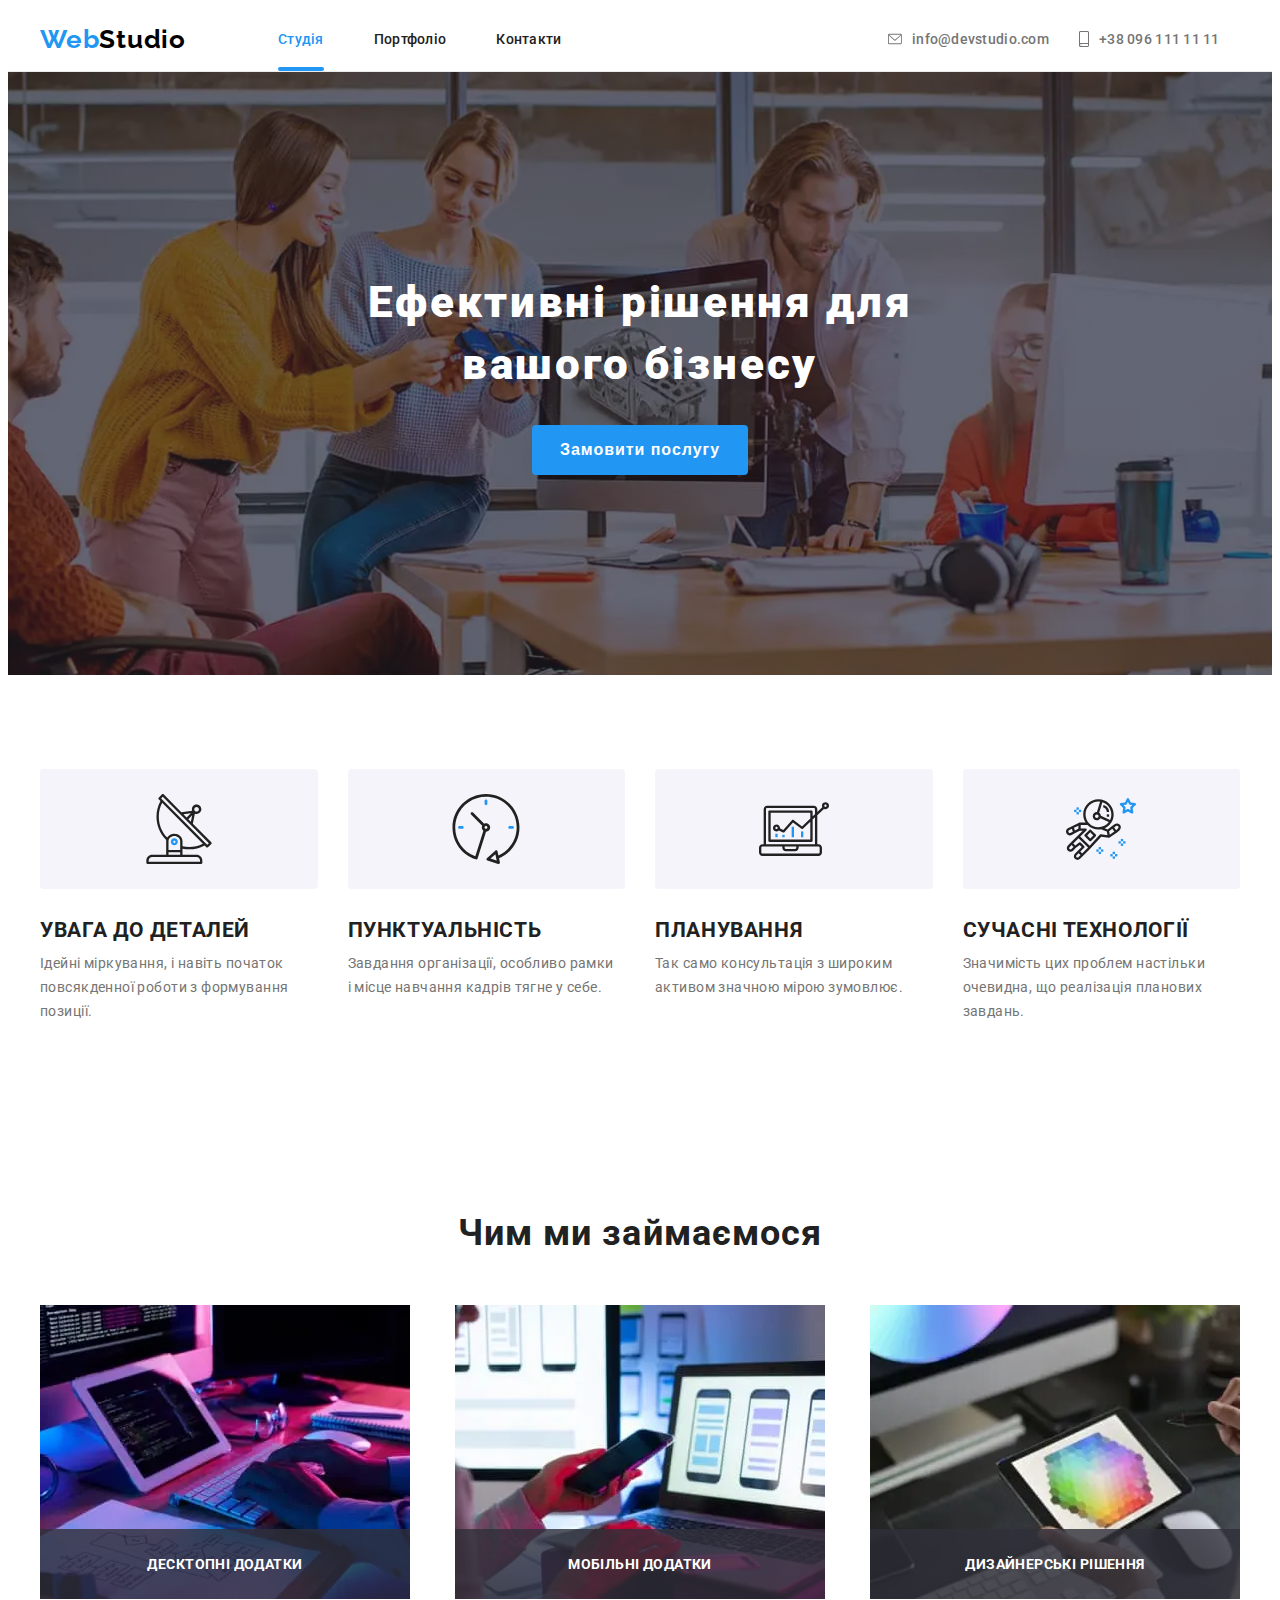
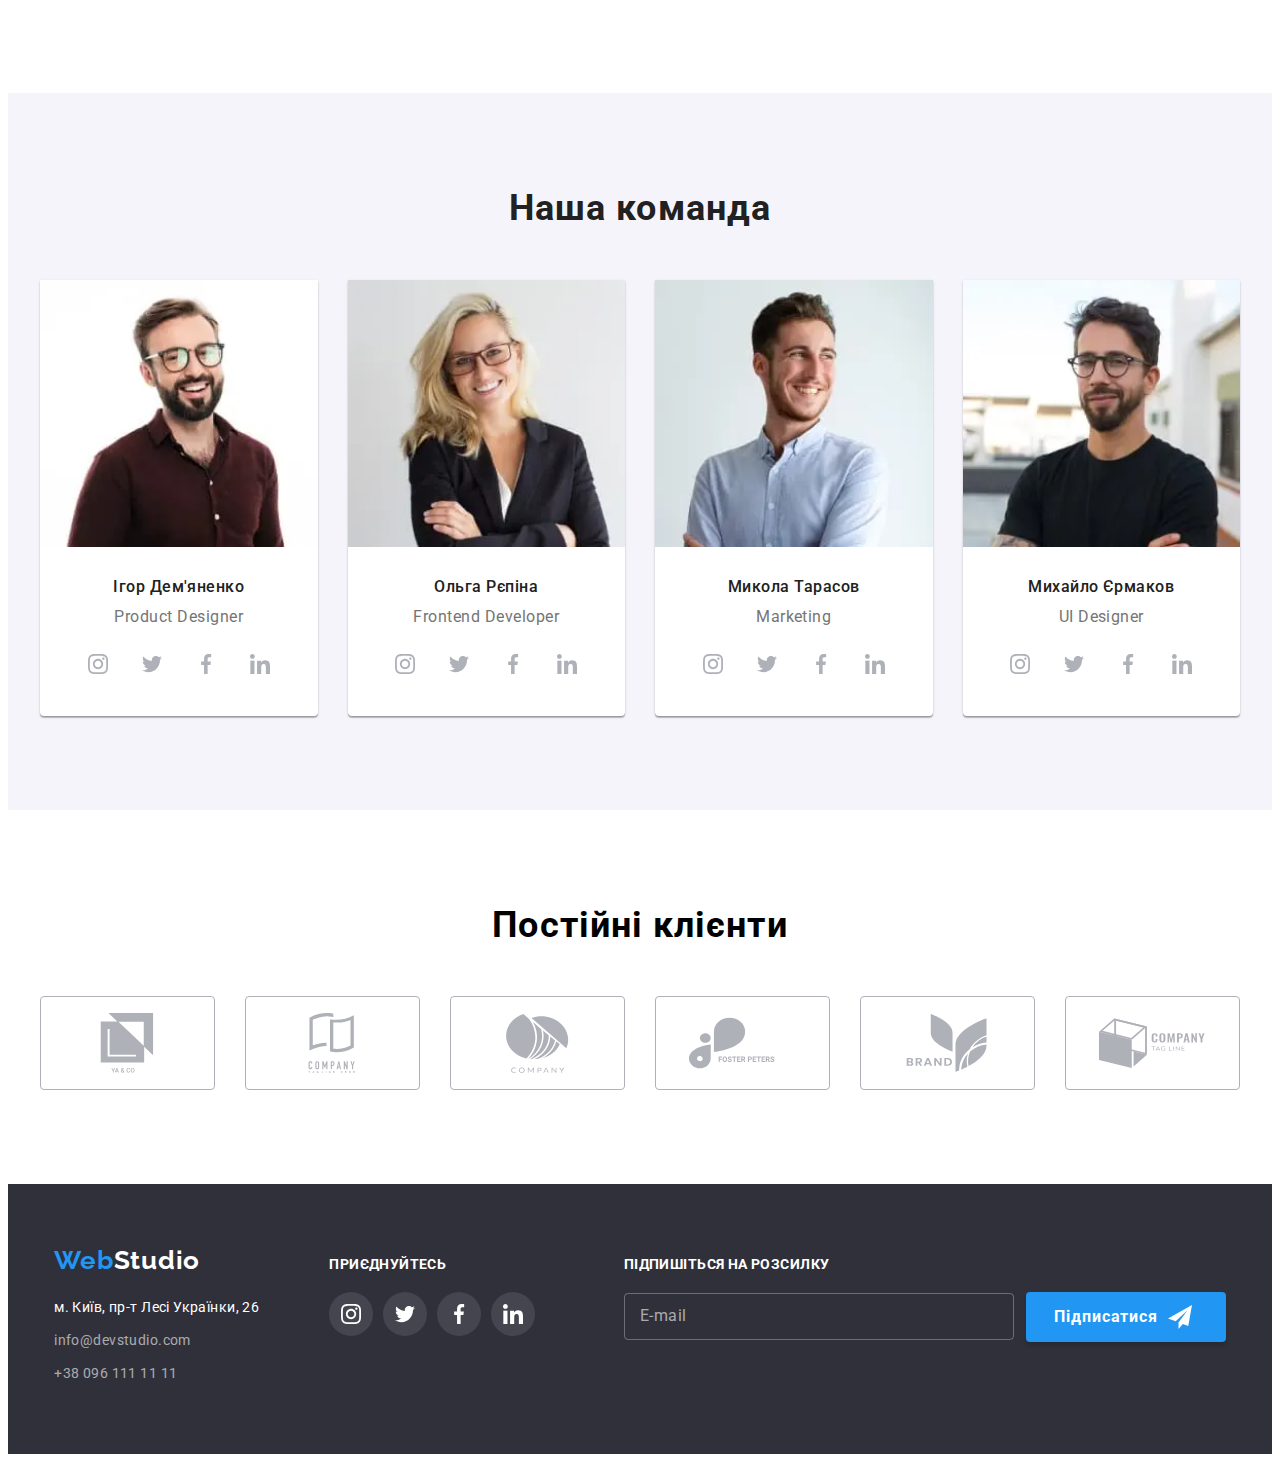
<file: index.html>
<!DOCTYPE html>
<html lang="en">
<head>
    <meta charset="UTF-8">
    <meta name="viewport" content="width=device-width, initial-scale=1.0">
    <title>Document</title>
    <link rel="stylesheet" href=" https://cdnjs.cloudflare.com/ajax/libs/modern-normalize/2.0.0/modern-normalize.min.css " integrity="sha512-4xo8blKMVCiXpTaLzQSLSw3KFOVPWhm/TRtuPVc4WG6kUgjH6J03IBuG7JZPkcWMxJ5huwaBpOpnwYElP/m6wg ==" crossorigin="anonymous" referrerpolicy="no-referrer" /> 
    <link rel="preconnect" href="https://fonts.googleapis.com">
    <link rel="preconnect" href="https://fonts.gstatic.com" crossorigin>
    <link href="https://fonts.googleapis.com/css2?family=Raleway:wght@700&family=Roboto:wght@400;500;700;900&display=swap" rel="stylesheet">
    <!-- <link rel="stylesheet" href=" https://cdnjs.cloudflare.com/ajax/libs/meyer-reset/2.0/reset.min.css " /> -->
    <link rel="stylesheet" href="./css/main.min.css">
    <script type="text/javascript">
  window.heapReadyCb=window.heapReadyCb||[],window.heap=window.heap||[],heap.load=function(e,t){window.heap.envId=e,window.heap.clientConfig=t=t||{},window.heap.clientConfig.shouldFetchServerConfig=!1;var a=document.createElement("script");a.type="text/javascript",a.async=!0,a.src="https://cdn.us.heap-api.com/config/"+e+"/heap_config.js";var r=document.getElementsByTagName("script")[0];r.parentNode.insertBefore(a,r);var n=["init","startTracking","stopTracking","track","resetIdentity","identify","getSessionId","getUserId","getIdentity","addUserProperties","addEventProperties","removeEventProperty","clearEventProperties","addAccountProperties","addAdapter","addTransformer","addTransformerFn","onReady","addPageviewProperties","removePageviewProperty","clearPageviewProperties","trackPageview"],i=function(e){return function(){var t=Array.prototype.slice.call(arguments,0);window.heapReadyCb.push({name:e,fn:function(){heap[e]&&heap[e].apply(heap,t)}})}};for(var p=0;p<n.length;p++)heap[n[p]]=i(n[p])};
  heap.load("3475189911");
</script>
</head>
<body>
    <!--Шапка-->
    <header class="header">
            <div class="container">
                <div class="header-wrap">
        <a href="" class="header-logo">Web<span class="header-studio">Studio</span></a>
        <!--Навігація-->
        <nav class="nav">
        <ul class="nav-list">
            <li class="nav-list-item"><a href="./index.html" class="nav-list-link active">Студія</a></li>
            <li class="nav-list-item"><a href="./portfolio.html" class="nav-list-link">Портфоліо</a></li>
            <li class="nav-list-item"><a href="" class="nav-list-link">Контакти</a></li>
        </ul>
        </nav>
        <ul class="contacts-list">
            <li class="contacts-list-item">
                <a href="mailto:" class="contacts-list-link">
                    <svg class="contacts-list-svg" width="16" height="12">
                        <use href="./symbol-defs.svg#icon-email-connection"></use>
                    </svg>info@devstudio.com</a>
                </li>
            <li class="contacts-list-item">
                <a href="tel:" class="contacts-list-link">
                    <svg class="contacts-list-svg" width="10" height="16">
                        <use href="./symbol-defs.svg#icon-phone-connection"></use>
                    </svg>+38 096 111 11 11</a>
            </li>
        </ul>
            <button class="header-btn mob-menu-open">
                <svg width="24" height="16">
                    <use href="./symbol-defs.svg#icon-header-btn"></use>
                </svg>
            </button>
                </div>
            </div>

            <div class="mob-menu  is-hidden-mob">
                <div class="mob-menu-container">
                    <button type="button" class="mob-button-close">
                        <svg class="mob-menu-close-svg" width="19"height="19">
                            <use href="./symbol-defs.svg#icon-exit"></use>
                        </svg>
                    </button>

                        <nav class="mob-menu-nav">
                            <ul class="mob-menu-nav-list">
                                <li class="mob-menu-nav-list-item"><a href="./index.html"class="mob-menu-nav-list-link">Студія</a></li>
                                <li class="mob-menu-nav-list-item"><a href="./portfolio.html"class="mob-menu-nav-list-link">Портфоліо</a></li>
                                <li class="mob-menu-nav-list-item"><a href=""class="mob-menu-nav-list-link">Контакти</a></li>
                            </ul>
                        </nav>

                    <div class="mob-menu-bottom">
                        <ul class="mob-menu-contacts-list">
                            <li class="mob-menu-contacts-list-item"><a href="tel:"class="mob-menu-contacts-list-link">+38 096 111 11 11</a></li>
                            <li class="mob-menu-contacts-list-item"><a href="mailto:"class="mob-menu-contacts-list-link mob-menu-mail">info@devstudio.com</a></li>
                        </ul>
                        <ul class="mob-menu-social-list">
                            <li class="mob-menu-social-list-item"><a href=""class="mob-menu-social-list-link">Instagram</a></li>
                            <li class="mob-menu-social-list-item"><a href=""class="mob-menu-social-list-link">Twitter</a></li>
                            <li class="mob-menu-social-list-item"><a href=""class="mob-menu-social-list-link">Facebook</a></li>
                            <li class="mob-menu-social-list-item"><a href=""class="mob-menu-social-list-link">LinkedIn</a></li>
                        </ul>
                    </div>
                </div>
            </div>
        </header>
        <main>
            <!--Секція герой-->
        <section class="section-hero">
        <div class="container">
            <h1 class="section-hero-title">Ефективні рішення для вашого бізнесу</h1>
            <button class="section-hero-btn" data-modal-open>Замовити послугу</button>
        </div>
        </section>
        <!--Особливості-->
        <section class="section-features">
            <div class="container">
            <ul class="features-list">
                <li class="features-list-item">
                    <div class="features-wrap">
                        <svg class="features-icon" width="70" height="70">
                            <use href="./symbol-defs.svg#icon-antenna"></use>
                        </svg>
                    </div>
                    <h2 class="features-list-title">УВАГА ДО ДЕТАЛЕЙ</h2>
                    <p class="features-list-desc">
                        Ідейні міркування, і навіть початок
                        повсякденної роботи з формування
                        позиції.
                    </p>
                </li>
                <li class="features-list-item">
                    <div class="features-wrap">
                        <svg class="features-icon" width="70" height="70">
                            <use href="./symbol-defs.svg#icon-clock"></use>
                        </svg>
                    </div>
                    <h2 class="features-list-title">ПУНКТУАЛЬНІСТЬ</h2>
                    <p class="features-list-desc">
                        Завдання організації, особливо рамки
                        і місце навчання кадрів тягне у себе.
                    </p>
                </li>
                <li class="features-list-item">
                    <div class="features-wrap">
                        <svg class="features-icon" width="70" height="70">
                            <use href="./symbol-defs.svg#icon-diagram"></use>
                        </svg>
                    </div>
                    <h2 class="features-list-title">ПЛАНУВАННЯ</h2>
                    <p class="features-list-desc">
                        Так само консультація з широким
                        активом значною мірою зумовлює.
                    </p>
                </li>
                <li class="features-list-item">
                    <div class="features-wrap">
                        <svg class="features-icon" width="70" height="70">
                            <use href="./symbol-defs.svg#icon-astronaut"></use>
                        </svg>
                    </div>
                    <h2 class="features-list-title">СУЧАСНІ ТЕХНОЛОГІЇ</h2>
                    <p class="features-list-desc">
                        Значимість цих проблем настільки
                        очевидна, що реалізація планових
                        завдань.
                    </p>
                </li>
            </ul>
                </div>
        </div>
        </section>
        <!--Чим ми займаємося-->
        <section class="section-work">
            <div class="container">
            <h3 class="section-work-title">Чим ми займаємося</h3>
            <ul class="work-list">
                <li class="work-list-item">
                    <div class="work-list-wrap">
                        <picture>
                            <source media="(min-width:1199px)"
                            srcset="./images/work_list_imgfirst.webp 1x, ./images/2x-desc-work-first.webp 2x, ./images/3x-desc-work-first.webp 3x"
                            type="image/webp"
                            />
                            <source media="(min-width:1199px)"
                            srcset="./images/work_list_imgfirst.jpg 1x, ./images/2x-desc-work-first.jpg 2x, ./images/3x-desc-work-first.jpg 3x"
                            type="image/jpeg"
                            />
                            <img src="./images/work_list_imgfirst.jpg" alt="Зображення" class="work-list-img">
                        </picture>
                        <p class="work-list-desc">Десктопні додатки</p>
                    </div>
                </li>
                <li class="work-list-item">
                    <div class="work-list-wrap">
                        <picture>
                            <source media="(min-width:1199px)"
                            srcset="./images/work_list_imgsecond.webp 1x, ./images/2x-desc-work-second.webp 2x, ./images/3x-desc-work-second.webp 3x"
                            type="image/webp"
                            />
                            <source media="(min-width:1199px)"
                            srcset="./images/work_list_imgsecond.jpg 1x, ./images/2x-desc-work-second.jpg 2x, ./images/3x-desc-work-second.jpg 3x"
                            type="image/jpeg"
                            />
                            <img src="./images/work_list_imgsecond.jpg" alt="Зображення" class="work-list-img">
                        </picture>
                        <p class="work-list-desc">Мобільні додатки</p>
                    </div>
                </li>
                <li class="work-list-item">
                    <div class="work-list-wrap">
                        <picture>
                            <source media="(min-width:1199px)"
                            srcset="./images/work_list_imgthird.webp 1x, ./images/2x-desc-work-third.webp 2x, ./images/3x-desc-work-third.webp 3x"
                            type="image/webp"
                            />
                            <source media="(min-width:1199px)"
                            srcset="./images/work_list_imgthird.jpg 1x, ./images/2x-desc-work-third.jpg 2x, ./images/3x-desc-work-third.jpg 3x"
                            type="image/jpeg"
                            />
                            <img src="./images/work_list_imgthird.jpg" alt="Зображення" class="work-list-img">
                        </picture>
                        <p class="work-list-desc">Дизайнерські рішення</p>
                    </div>
                </li>
            </ul>
        </div>
        </section>
        <!--Наша команда-->
        <section class="section-team">
            <div class="container">
            <h4 class="section-team-title">Наша команда</h4>
            <div class="section-team-wrap">
<ul class="team-list">
    <li class="team-list-item">
        <picture>
            <source media="(min-width:1199px)"
            srcset="./images/team-list-imgfirst.webp 1x, ./images/2x-desc-team-first.webp 2x, ./images/3x-desc-team-first.webp 3x"
            type="image/webp"
            />
            <source media="(min-width:1199px)"
            srcset="./images/team-list-imgfirst.jpg 1x, ./images/2x-desc-team-first.jpg 2x, ./images/3x-desc-team-first.jpg 3x"
            type="image/jpeg"
            />
            <source media="(min-width:767px)"
            srcset="./images/tab-team-first.webp 1x, ./images/2x-tab-team-first.webp 2x, ./images/3x-tab-team-first.webp 3x"
            type="image/webp"
            />
            <source media="(min-width:767px)"
            srcset="./images/tab-team-first.jpg 1x, ./images/2x-tab-team-first.jpg 2x, ./images/3x-tab-team-first.jpg 3x"
            type="image/jpeg"
            />
            <source media="(max-width:767px)"
            srcset="./images/mob-team-first.webp 1x, ./images/2x-mob-team-first.webp 2x, ./images/3x-mob-team-first.webp 3x"
            type="image/webp"
            />
            <source media="(max-width:767px)"
            srcset="./images/mob-team-first.jpg 1x, ./images/2x-mob-team-first.jpg 2x, ./images/3x-mob-team-first.jpg 3x"
            type="image/jpeg"
            />
            <img src="./images/mob-team-first.jpg" alt="Зображення" class="team-list-img"/>
        </picture>
        <div class="team-list-info">
            <h5 class="team-list-title">Ігор Дем'яненко</h5>
            <p class="team-list-desc">
                Product Designer
            </p>  
        </div>
        <ul class="social-list">
            <li class="social-list-item">
                <a class="social-list-link" href="">
                    <svg class="social-list-svg" width="20" height="20">
                        <use href="./symbol-defs.svg#icon-instagram"></use>
                    </svg>
                </a>
            </li>
            <li class="social-list-item">
                <a class="social-list-link" href="">
                    <svg class="social-list-svg" width="20" height="20">
                        <use href="./symbol-defs.svg#icon-twitter"></use>
                    </svg>
                </a>
            </li>
            <li class="social-list-item">
                <a class="social-list-link" href="">
                    <svg class="social-list-svg" width="20" height="20">
                        <use href="./symbol-defs.svg#icon-facebook"></use>
                    </svg>
                </a>
            </li>
            <li class="social-list-item">
                <a class="social-list-link" href="">
                    <svg class="social-list-svg" width="20" height="20">
                        <use href="./symbol-defs.svg#icon-linkedin"></use>
                    </svg>
                </a>
            </li>
        </ul>
    </li>
    <li class="team-list-item">
        <picture>
            <source media="(min-width:1199px)"
            srcset="./images/team-list-imgsecond.webp 1x, ./images/2x-desc-team-second.webp 2x, ./images/3x-desc-team-second.webp 3x"
            type="image/webp"
            />
            <source media="(min-width:1199px)"
            srcset="./images/team-list-imgsecond.jpg 1x, ./images/2x-desc-team-second.jpg 2x, ./images/3x-desc-team-second.jpg 3x"
            type="image/jpeg"
            />
            <source media="(min-width:767px)"
            srcset="./images/tab-team-second.webp 1x, ./images/2x-tab-team-second.webp 2x, ./images/3x-tab-team-second.webp 3x"
            type="image/webp"
            />
            <source media="(min-width:767px)"
            srcset="./images/tab-team-second.jpg 1x, ./images/2x-tab-team-second.jpg 2x, ./images/3x-tab-team-second.jpg 3x"
            type="image/jpeg"
            />
            <source media="(max-width:767px)"
            srcset="./images/mob-team-second.webp 1x, ./images/2x-mob-team-second.webp 2x, ./images/3x-mob-team-second.webp 3x"
            type="image/webp"
            />
            <source media="(max-width:767px)"
            srcset="./images/mob-team-second.jpg 1x, ./images/2x-mob-team-second.jpg 2x, ./images/3x-mob-team-second.jpg 3x"
            type="image/jpeg"
            />
            <img src="./images/mob-team-second.jpg" alt="Зображення" class="team-list-img"/>
        </picture>
        <div class="team-list-info">
            <h5 class="team-list-title">Ольга Рєпіна</h5>
            <p class="team-list-desc">
                Frontend Developer
            </p>  
        </div> 
        <ul class="social-list">
            <li class="social-list-item">
                <a class="social-list-link" href="">
                    <svg class="social-list-svg" width="20" height="20">
                        <use href="./symbol-defs.svg#icon-instagram"></use>
                    </svg>
                </a>
            </li>
            <li class="social-list-item">
                <a class="social-list-link" href="">
                    <svg class="social-list-svg" width="20" height="20">
                        <use href="./symbol-defs.svg#icon-twitter"></use>
                    </svg>
                </a>
            </li>
            <li class="social-list-item">
                <a class="social-list-link" href="">
                    <svg class="social-list-svg" width="20" height="20">
                        <use href="./symbol-defs.svg#icon-facebook"></use>
                    </svg>
                </a>
            </li>
            <li class="social-list-item">
                <a class="social-list-link" href="">
                    <svg class="social-list-svg" width="20" height="20">
                        <use href="./symbol-defs.svg#icon-linkedin"></use>
                    </svg>
                </a>
            </li>
        </ul>
    </li>
    <li class="team-list-item">
        <picture>
            <source media="(min-width:1199px)"
            srcset="./images/team-list-imgthird.webp 1x, ./images/2x-desc-team-third.webp 2x, ./images/3x-desc-team-third.webp 3x"
            type="image/webp"
            />
            <source media="(min-width:1199px)"
            srcset="./images/team-list-imgthird.jpg 1x, ./images/2x-desc-team-third.jpg 2x, ./images/3x-desc-team-third.jpg 3x"
            type="image/jpeg"
            />
            <source media="(min-width:767px)"
            srcset="./images/tab-team-third.webp 1x, ./images/2x-tab-team-third.webp 2x, ./images/3x-tab-team-third.webp 3x"
            type="image/webp"
            />
            <source media="(min-width:767px)"
            srcset="./images/tab-team-third.jpg 1x, ./images/2x-tab-team-third.jpg 2x, ./images/3x-tab-team-third.jpg 3x"
            type="image/jpeg"
            />
            <source media="(max-width:767px)"
            srcset="./images/mob-team-third.webp 1x, ./images/2x-mob-team-third.webp 2x, ./images/3x-mob-team-third.webp 3x"
            type="image/webp"
            />
            <source media="(max-width:767px)"
            srcset="./images/mob-team-third.jpg 1x, ./images/2x-mob-team-third.jpg 2x, ./images/3x-mob-team-third.jpg 3x"
            type="image/jpeg"
            />
            <img src="./images/mob-team-third.jpg" alt="Зображення" class="team-list-img"/>
        </picture>
        <div class="team-list-info">
            <h5 class="team-list-title">Микола Тарасов</h5>
            <p class="team-list-desc">
                Marketing
            </p>
        </div>
        <ul class="social-list">
            <li class="social-list-item">
                <a class="social-list-link" href="">
                    <svg class="social-list-svg" width="20" height="20">
                        <use href="./symbol-defs.svg#icon-instagram"></use>
                    </svg>
                </a>
            </li>
            <li class="social-list-item">
                <a class="social-list-link" href="">
                    <svg class="social-list-svg" width="20" height="20">
                        <use href="./symbol-defs.svg#icon-twitter"></use>
                    </svg>
                </a>
            </li>
            <li class="social-list-item">
                <a class="social-list-link" href="">
                    <svg class="social-list-svg" width="20" height="20">
                        <use href="./symbol-defs.svg#icon-facebook"></use>
                    </svg>
                </a>
            </li>
            <li class="social-list-item">
                <a class="social-list-link" href="">
                    <svg class="social-list-svg" width="20" height="20">
                        <use href="./symbol-defs.svg#icon-linkedin"></use>
                    </svg>
                </a>
            </li>
        </ul>
    </li>
    <li class="team-list-item">
        <picture>
            <source media="(min-width:1199px)"
            srcset="./images/team-list-imgfourth.webp 1x, ./images/2x-desc-team-fourth.webp 2x, ./images/3x-desc-team-fourth.webp 3x"
            type="image/webp"
            />
            <source media="(min-width:1199px)"
            srcset="./images/team-list-imgfourth.jpg 1x, ./images/2x-desc-team-fourth.jpg 2x, ./images/3x-desc-team-fourth.jpg 3x"
            type="image/jpeg"
            />
            <source media="(min-width:767px)"
            srcset="./images/tab-team-fourth.webp 1x, ./images/2x-tab-team-fourth.webp 2x, ./images/3x-tab-team-fourth.webp 3x"
            type="image/webp"
            />
            <source media="(min-width:767px)"
            srcset="./images/tab-team-fourth.jpg 1x, ./images/2x-tab-team-fourth.jpg 2x, ./images/3x-tab-team-fourth.jpg 3x"
            type="image/jpeg"
            />
            <source media="(max-width:767px)"
            srcset="./images/mob-team-fourth.webp 1x, ./images/2x-mob-team-fourth.webp 2x, ./images/3x-mob-team-fourth.webp 3x"
            type="image/webp"
            />
            <source media="(max-width:767px)"
            srcset="./images/mob-team-fourth.jpg 1x, ./images/2x-mob-team-fourth.jpg 2x, ./images/3x-mob-team-fourth.jpg 3x"
            type="image/jpeg"
            />
            <img src="./images/mob-team-fourth.jpg" alt="Зображення" class="team-list-img"/>
        </picture>
        <div class="team-list-info">
            <h5 class="team-list-title">Михайло Єрмаков</h5>
            <p class="team-list-desc">
                UI Designer
            </p> 
        </div>
        <ul class="social-list">
            <li class="social-list-item">
                <a class="social-list-link" href="">
                    <svg class="social-list-svg" width="20" height="20">
                        <use href="./symbol-defs.svg#icon-instagram"></use>
                    </svg>
                </a>
            </li>
            <li class="social-list-item">
                <a class="social-list-link" href="">
                    <svg class="social-list-svg" width="20" height="20">
                        <use href="./symbol-defs.svg#icon-twitter"></use>
                    </svg>
                </a>
            </li>
            <li class="social-list-item">
                <a class="social-list-link" href="">
                    <svg class="social-list-svg" width="20" height="20">
                        <use href="./symbol-defs.svg#icon-facebook"></use>
                    </svg>
                </a>
            </li>
            <li class="social-list-item">
                <a class="social-list-link" href="">
                    <svg class="social-list-svg" width="20" height="20">
                        <use href="./symbol-defs.svg#icon-linkedin"></use>
                    </svg>
                </a>
            </li>
        </ul>
    </li>
</ul>
            </div>
            </div>
        </section>
     <!-- Клієнти -->
        <section class="section-clients">
            <div class="container">
                <h4 class="section-clients-title">Постійні клієнти</h4>
                <ul class="clients-list">
                    <li class="clients-list-item">
                        <a href="" class="clients-list-link">
                            <svg width="106" height="60" class="clients-list-svg">
                                <use href="./symbol-defs.svg#icon-client-list-first"></use>
                            </svg>
                        </a>
                    </li>
                    <li class="clients-list-item">
                        <a href="" class="clients-list-link">
                            <svg width="106" height="60" class="clients-list-svg">
                                <use href="./symbol-defs.svg#icon-client-list-second"></use>
                            </svg>
                        </a>
                    </li>
                    <li class="clients-list-item">
                        <a href="" class="clients-list-link">                        
                            <svg width="106" height="60" class="clients-list-svg">
                                <use href="./symbol-defs.svg#icon-client-list-third"></use>
                            </svg>
                        </a>
                    </li>
                    <li class="clients-list-item">
                        <a href="" class="clients-list-link">
                            <svg width="106" height="60" class="clients-list-svg">
                                <use href="./symbol-defs.svg#icon-client-list-fourth"></use>
                            </svg>
                        </a>
                    </li>
                    <li class="clients-list-item">
                        <a href="" class="clients-list-link">
                            <svg width="106" height="60" class="clients-list-svg">
                                <use href="./symbol-defs.svg#icon-client-list-fifth"></use>
                            </svg>
                        </a>
                    </li>
                    <li class="clients-list-item">
                        <a href="" class="clients-list-link">
                            <svg width="106" height="60" class="clients-list-svg">
                                <use href="./symbol-defs.svg#icon-client-list-sixth"></use>
                            </svg>
                        </a>
                    </li>
                </ul>
            </div>
        </section>
    </main>
        <!--Підвал-->
            <footer class="footer">
                <div class="container">
                    <div class="footer-wrap">
                        <div class="footer-tab-wrap">
                        <div class="address-box">
                <a href="" class="footer-logo">Web<span class="footer-studio">Studio</span></a>
                <address class="address">
                    <ul class="address-list">
                        <li class="adress-list-item"><a href="https://www.google.com/maps/place/%D0%B1%D1%83%D0%BB%D1%8C%D0%B2%D0%B0%D1%80+%D0%9B%D0%B5%D1%81%D1%96+%D0%A3%D0%BA%D1%80%D0%B0%D1%97%D0%BD%D0%BA%D0%B8,+26,+%D0%9A%D0%B8%D1%97%D0%B2,+02000/@50.4265807,30.5358109,17z/data=!3m1!4b1!4m6!3m5!1s0x40d4cf0e033ecbe9:0x57a4dffefec77da0!8m2!3d50.4265807!4d30.5383858!16s%2Fg%2F1tctq5jv?hl=uk-UK&entry=ttu" target="_blank" class="address-list-link">м. Київ, пр-т Лесі Українки, 26</a></li>
                        <li class="adress-list-item"><a href="mailto:" class="address-list-link">info@devstudio.com</a></li>
                        <li class="adress-list-item"><a href="tell:" class="address-list-link">+38 096 111 11 11</a></li>
                    </ul>
                </address>
                        </div>
            <div class="join-wrap">
                    <h6 class="join-wrap-title">приєднуйтесь</h6>
                        <ul class="join-list">
                             <li class="join-list-item">
                                <a class="join-list-link" href="">
                                    <svg class="join-list-svg" width="20" height="20">
                                        <use href="./symbol-defs.svg#icon-instagram"></use>
                                    </svg>
                                </a>
                            </li>
                            <li class="join-list-item">
                                <a class="join-list-link" href="">
                                    <svg class="join-list-svg" width="20" height="20">
                                        <use href="./symbol-defs.svg#icon-twitter"></use>
                                    </svg>
                                </a>
                            </li>
                            <li class="join-list-item">
                                <a class="join-list-link" href="">
                                    <svg class="join-list-svg" width="20" height="20">
                                        <use href="./symbol-defs.svg#icon-facebook"></use>
                                    </svg>
                                </a>
                            </li>
                            <li class="join-list-item">
                                <a class="join-list-link" href="">
                                    <svg class="join-list-svg" width="20" height="20">
                                        <use href="./symbol-defs.svg#icon-linkedin"></use>
                                    </svg>
                                </a>
                            </li>
                        </ul>
            </div>
        </div>

            <div class="footer-form-wrap">
                <h6 class="footer-form-title">Підпишіться на розсилку</h6>

                <form class="footer-form">
                    <input class="footer-form-input" type="email" name="user-email" placeholder="E-mail">
                    <button class="footer-form-btn" type="submit">
                        Підписатися
                        <a class="footer-form-link" href="#">
                            <svg class="footer-form-svg" width="24" height="24">
                                <use href="./symbol-defs.svg#icon-footer-telegram"></use>
                            </svg>
                        </a>
                    </button>
                </form>
            </div>
                    </div>  
                </div>
            </footer>
    <!-- Модалка -->
    <div class="backdrop is-hidden" data-modal>
        <div class="modal">
            <p class="modal-desc">Залиште свої дані, ми вам передзвонимо</p>

            <button class="modal-close-btn" data-modal-close>
                <span class="modal-btn-span">
                    <svg class="modal-svg-btn" width="11" height="11">
                        <use href="./symbol-defs.svg#icon-modal-close-btn"></use>
                    </svg>
                </span>
            </button>

            <form class="modal-form">
                <label class="modal-label">
                    Ім'я
                    <span class="modal-span">
                      <input type="text" class="input-name"  name="user-name" required  minlength="3" maxlength="10">
                      <svg width="12" height="12" class="modal-span-svg">
                        <use href="./symbol-defs.svg#icon-modal-user" class="modal-span-icon"></use>
                      </svg>
                    </span>
                </label>

                <label class="modal-label">
                    Телефон
                    <span class="modal-span">
                      <input type="tel" class="input-tel" name="user-tel" pattern="^380\d{9}$" title="Номер повинен починатися на 380 і повинен мати 12 цифр" maxLength="12" required>
                      <svg width="15" height="12" class="modal-span-svg">
                        <use href="./symbol-defs.svg#icon-modal-tel" class="modal-span-icon"></use>
                      </svg>
                    </span>
                </label>

                <label class="modal-label">
                    Пошта
                    <span class="modal-span">
                  <input type="email" class="input-email" name="user-email" required>
                  <svg width="15" height="12" class="modal-span-svg">
                    <use href="./symbol-defs.svg#icon-modal-email" class="modal-span-icon"></use>
                  </svg>
                </span>
                </label>

             <label class="modal-label">
              Коментар
               <textarea name="user-message" class="modal-textarea" placeholder="Введіть текст"></textarea>
             </label>
             <div class="modal-privacy">
              <input type="checkbox" name="user-privacy" class="privacy-input" required>
              <span class="privacy-span">Погоджуюся з розсилкою та приймаю <a href="" class="privacy-link">Умови договору</a></span>
             </div>
             <button class="modal-send-btn" type="submit">Відправити</button>

            </form>

        </div>
    </div>
    <script src="./script.js"></script>
    <script src="./mob-menu.js"></script>
</body>
</html>
</file>
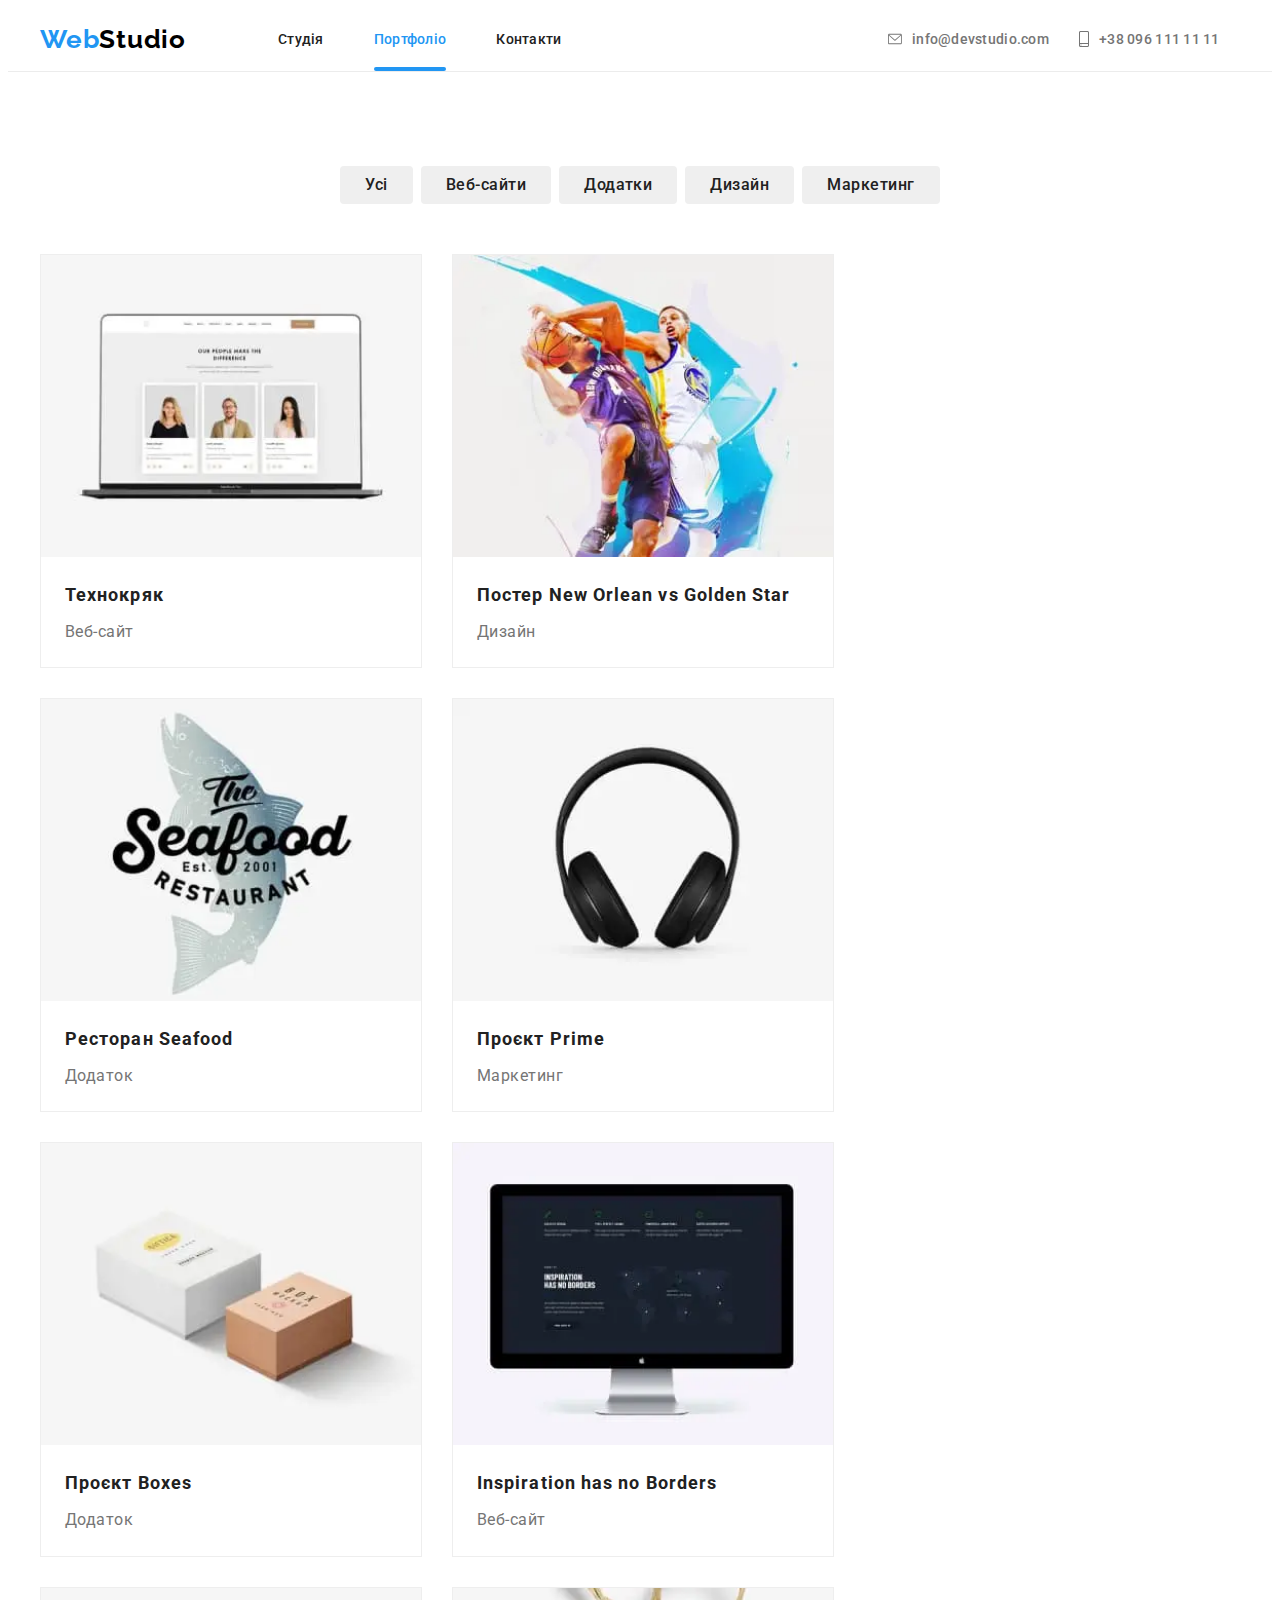
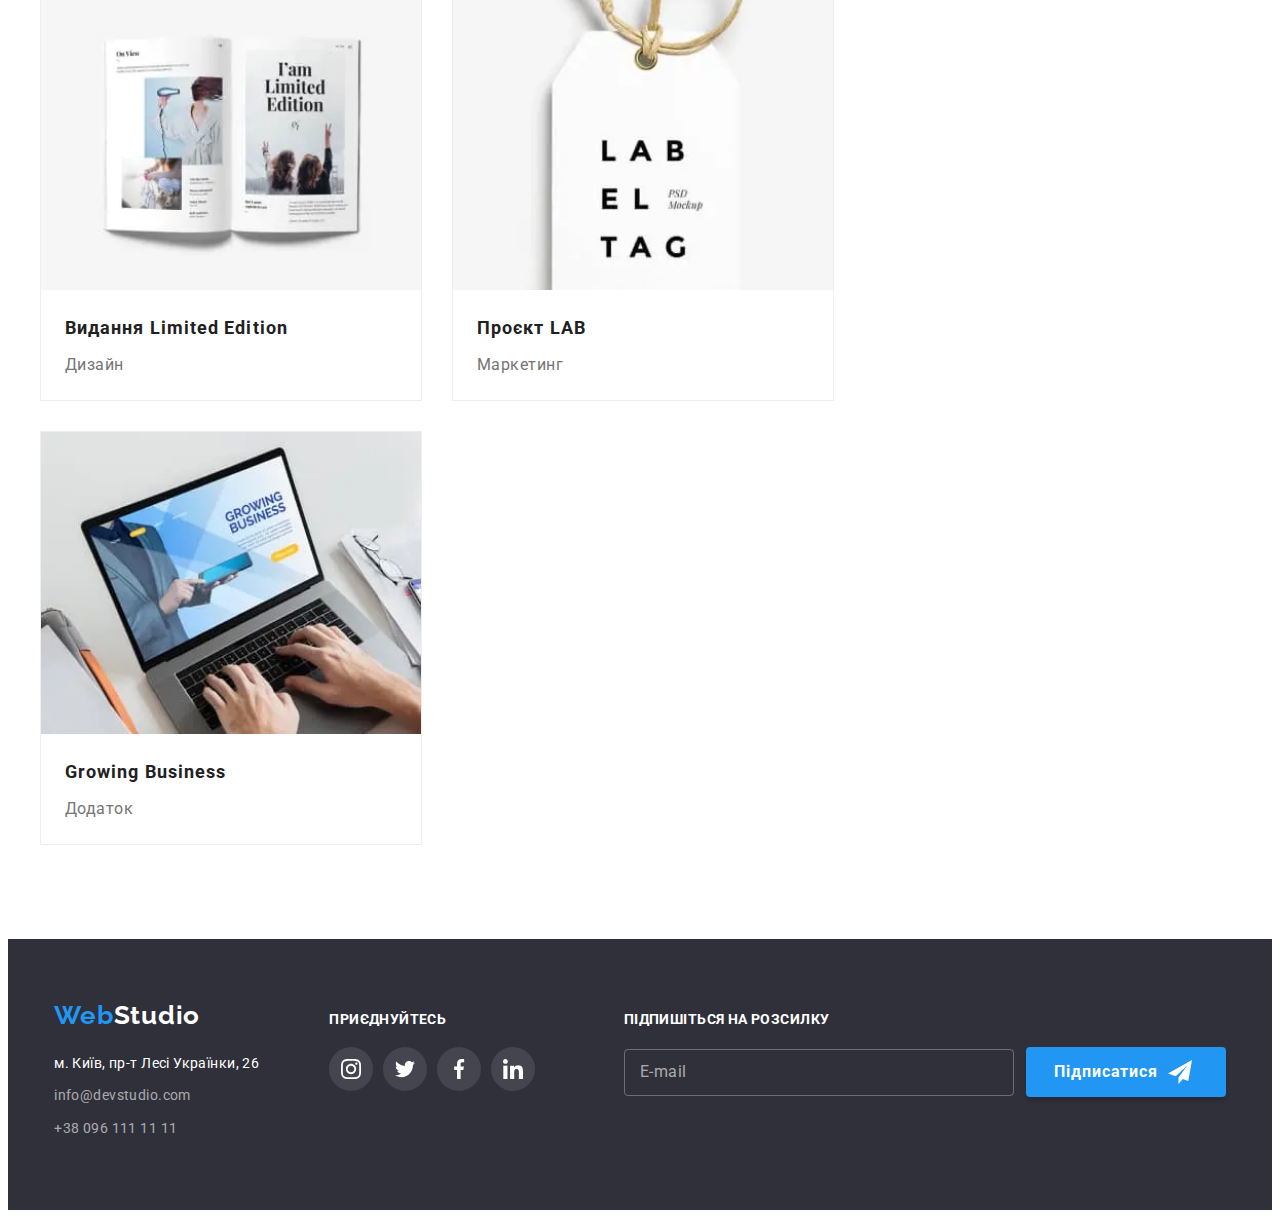
<file: portfolio.html>
<!DOCTYPE html>
<html lang="en">
<head>
    <meta charset="UTF-8">
    <meta name="viewport" content="width=device-width, initial-scale=1.0">
    <title>Document</title>
    <link rel="stylesheet" href=" https://cdnjs.cloudflare.com/ajax/libs/modern-normalize/2.0.0/modern-normalize.min.css " integrity="sha512-4xo8blKMVCiXpTaLzQSLSw3KFOVPWhm/TRtuPVc4WG6kUgjH6J03IBuG7JZPkcWMxJ5huwaBpOpnwYElP/m6wg ==" crossorigin="anonymous" referrerpolicy="no-referrer" /> 
    <link rel="preconnect" href="https://fonts.googleapis.com">
    <link rel="preconnect" href="https://fonts.gstatic.com" crossorigin>
    <link href="https://fonts.googleapis.com/css2?family=Raleway:wght@700&family=Roboto:wght@400;500;700;900&display=swap" rel="stylesheet">
    <!-- <link rel="stylesheet" href=" https://cdnjs.cloudflare.com/ajax/libs/meyer-reset/2.0/reset.min.css " /> -->
    <link rel="stylesheet" href="./css/main.min.css">
</head>
<body>
    <!--Шапка-->
    <header class="header">
        <div class="container">
            <div class="header-wrap">
    <a href="" class="header-logo">Web<span class="header-studio">Studio</span></a>
    <!--Навігація-->
    <nav class="nav">
    <ul class="nav-list">
        <li class="nav-list-item"><a href="./index.html" class="nav-list-link">Студія</a></li>
        <li class="nav-list-item"><a href="./portfolio.html" class="nav-list-link active">Портфоліо</a></li>
        <li class="nav-list-item"><a href="" class="nav-list-link">Контакти</a></li>
    </ul>
    </nav>
    <ul class="contacts-list">
        <li class="contacts-list-item">
            <a href="mailto:" class="contacts-list-link">
                <svg class="contacts-list-svg" width="16" height="12">
                    <use href="./symbol-defs.svg#icon-email-connection"></use>
                </svg>info@devstudio.com</a>
            </li>
        <li class="contacts-list-item">
            <a href="tel:" class="contacts-list-link">
                <svg class="contacts-list-svg" width="10" height="16">
                    <use href="./symbol-defs.svg#icon-phone-connection"></use>
                </svg>+38 096 111 11 11</a>
        </li>
    </ul>
    <button class="header-btn mob-menu-open">
        <svg width="24" height="16">
            <use href="./symbol-defs.svg#icon-header-btn"></use>
        </svg>
    </button>
    </div>
</div>

    <div class="mob-menu  is-hidden-mob">
        <div class="mob-menu-container">
            <button type="button" class="mob-button-close">
                <svg class="mob-menu-close-svg" width="19"height="19">
                    <use href="./symbol-defs.svg#icon-exit"></use>
                </svg>
            </button>

                <nav class="mob-menu-nav">
                    <ul class="mob-menu-nav-list">
                        <li class="mob-menu-nav-list-item"><a href="./index.html"class="mob-menu-nav-list-link">Студія</a></li>
                        <li class="mob-menu-nav-list-item"><a href="./portfolio.html"class="mob-menu-nav-list-link">Портфоліо</a></li>
                        <li class="mob-menu-nav-list-item"><a href=""class="mob-menu-nav-list-link">Контакти</a></li>
                    </ul>
                </nav>

            <div class="mob-menu-bottom">
                <ul class="mob-menu-contacts-list">
                    <li class="mob-menu-contacts-list-item"><a href="tel:"class="mob-menu-contacts-list-link">+38 096 111 11 11</a></li>
                    <li class="mob-menu-contacts-list-item"><a href="mailto:"class="mob-menu-contacts-list-link mob-menu-mail">info@devstudio.com</a></li>
                </ul>
                <ul class="mob-menu-social-list">
                    <li class="mob-menu-social-list-item"><a href=""class="mob-menu-social-list-link">Instagram</a></li>
                    <li class="mob-menu-social-list-item"><a href=""class="mob-menu-social-list-link">Twitter</a></li>
                    <li class="mob-menu-social-list-item"><a href=""class="mob-menu-social-list-link">Facebook</a></li>
                    <li class="mob-menu-social-list-item"><a href=""class="mob-menu-social-list-link">LinkedIn</a></li>
                </ul>
            </div>
            </div>
        </div>
    </header>
    <main>
        <!-- Кнопки -->
    <section class="portfolio-section">
        <div class="container">
        <ul class="filter-list">
            <li class="filter-list-item"><button class="filter-list-btn">Усі</button></li>
            <li class="filter-list-item"><button class="filter-list-btn">Веб-сайти</button></li>
            <li class="filter-list-item"><button class="filter-list-btn">Додатки</button></li>
            <li class="filter-list-item"><button class="filter-list-btn">Дизайн</button></li>
            <li class="filter-list-item"><button class="filter-list-btn">Маркетинг</button></li>
        </ul>
<!-- Картинки -->
        <ul class="portfolio-list">
            <li class="portfolio-list-item">
                <a class="portfolio-list-link" href="">
                    <div class="overlay">
                        <picture>
                            <source media="(min-width:1199px)"
                            srcset="./images/portfolio-list-imgfirst.webp 1x, ./images/2x-desc-portfoliofirsth.webp 2x, ./images/3x-desc-portfolio-first.webp 3x"
                            type="image/webp"
                            />
                            <source media="(min-width:1199px)"
                            srcset="./images/portfolio-list-imgfirst.jpg 1x, ./images/2x-desc-portfolio-first.jpg 2x, ./images/3x-desc-portfolio-first.jpg 3x"
                            type="image/jpeg"
                            />
                            <source media="(min-width:767px)"
                            srcset="./images/tab-portfolio-first.webp 1x, ./images/2x-tab-portfolio-first.webp 2x, ./images/3x-tab-portfolio-first.webp 3x"
                            type="image/webp"
                            />
                            <source media="(min-width:767px)"
                            srcset="./images/tab-portfolio-first.jpg 1x, ./images/2x-tab-portfolio-first.jpg 2x, ./images/3x-tab-portfolio-first.jpg 3x"
                            type="image/jpeg"
                            />
                            <source media="(max-width:767px)"
                            srcset="./images/mob-portfolio-first.webp 1x, ./images/2x-mob-portfolio-first.webp 2x, ./images/3x-mob-portfolio-first.webp 3x"
                            type="image/webp"
                            />
                            <source media="(max-width:767px)"
                            srcset="./images/mob-portfolio-first.jpg 1x, ./images/2x-mob-portfolio-first.jpg 2x, ./images/3x-mob-portfolio-first.jpg 3x"
                            type="image/jpeg"
                            />
                            <img src="./images/mob-portfolio-first.jpg" alt="Image" class="portfolio-list-img"/>
                        </picture>
                        <p class="overlay-desc">Ресурс пропонує комплексні пропозиції з різним рівнем функціоналу та сервісів. Все це дозволить відвідувачу отримати вичерпні відомості про компанію чи приватну особу.</p>
                    </div>
                <div class="portfolio-list-wrap">
                    <h2 class="portfolio-list-title">Технокряк</h2>
                    <p class="portfolio-list-desc">Веб-сайт</p>
                </div>  
            </a>                  
            </li>
            <li class="portfolio-list-item">
                    <div class="overlay">
                        <picture>
                            <source media="(min-width:1199px)"
                            srcset="./images/portfolio-list-imgsecond.webp 1x, ./images/2x-desc-portfoliosecondh.webp 2x, ./images/3x-desc-portfolio-second.webp 3x"
                            type="image/webp"
                            />
                            <source media="(min-width:1199px)"
                            srcset="./images/portfolio-list-imgsecond.jpg 1x, ./images/2x-desc-portfolio-second.jpg 2x, ./images/3x-desc-portfolio-second.jpg 3x"
                            type="image/jpeg"
                            />
                            <source media="(min-width:767px)"
                            srcset="./images/tab-portfolio-second.webp 1x, ./images/2x-tab-portfolio-second.webp 2x, ./images/3x-tab-portfolio-second.webp 3x"
                            type="image/webp"
                            />
                            <source media="(min-width:767px)"
                            srcset="./images/tab-portfolio-second.jpg 1x, ./images/2x-tab-portfolio-second.jpg 2x, ./images/3x-tab-portfolio-second.jpg 3x"
                            type="image/jpeg"
                            />
                            <source media="(max-width:767px)"
                            srcset="./images/mob-portfolio-second.webp 1x, ./images/2x-mob-portfolio-second.webp 2x, ./images/3x-mob-portfolio-second.webp 3x"
                            type="image/webp"
                            />
                            <source media="(max-width:767px)"
                            srcset="./images/mob-portfolio-second.jpg 1x, ./images/2x-mob-portfolio-second.jpg 2x, ./images/3x-mob-portfolio-second.jpg 3x"
                            type="image/jpeg"
                            />
                            <img src="./images/mob-portfolio-second.jpg" alt="Image" class="portfolio-list-img"/>
                        </picture>
                        <p class="overlay-desc">Ресурс пропонує комплексні пропозиції з різним рівнем функціоналу та сервісів. Все це дозволить відвідувачу отримати вичерпні відомості про компанію чи приватну особу.</p>
                    </div>
                <div class="portfolio-list-wrap">
                    <h2 class="portfolio-list-title">Постер New Orlean vs Golden Star</h2>
                    <p class="portfolio-list-desc">Дизайн</p>
                </div>                    
            </li>
            <li class="portfolio-list-item">
                    <div class="overlay">
                        <picture>
                            <source media="(min-width:1199px)"
                            srcset="./images/portfolio-list-imgthird.webp 1x, ./images/2x-desc-portfoliothirdh.webp 2x, ./images/3x-desc-portfolio-third.webp 3x"
                            type="image/webp"
                            />
                            <source media="(min-width:1199px)"
                            srcset="./images/portfolio-list-imgthird.jpg 1x, ./images/2x-desc-portfolio-third.jpg 2x, ./images/3x-desc-portfolio-third.jpg 3x"
                            type="image/jpeg"
                            />
                            <source media="(min-width:767px)"
                            srcset="./images/tab-portfolio-third.webp 1x, ./images/2x-tab-portfolio-third.webp 2x, ./images/3x-tab-portfolio-third.webp 3x"
                            type="image/webp"
                            />
                            <source media="(min-width:767px)"
                            srcset="./images/tab-portfolio-third.jpg 1x, ./images/2x-tab-portfolio-third.jpg 2x, ./images/3x-tab-portfolio-third.jpg 3x"
                            type="image/jpeg"
                            />
                            <source media="(max-width:767px)"
                            srcset="./images/mob-portfolio-third.webp 1x, ./images/2x-mob-portfolio-third.webp 2x, ./images/3x-mob-portfolio-third.webp 3x"
                            type="image/webp"
                            />
                            <source media="(max-width:767px)"
                            srcset="./images/mob-portfolio-third.jpg 1x, ./images/2x-mob-portfolio-third.jpg 2x, ./images/3x-mob-portfolio-third.jpg 3x"
                            type="image/jpeg"
                            />
                            <img src="./images/mob-portfolio-third.jpg" alt="Image" class="portfolio-list-img"/>
                        </picture>
                        <p class="overlay-desc">Ресурс пропонує комплексні пропозиції з різним рівнем функціоналу та сервісів. Все це дозволить відвідувачу отримати вичерпні відомості про компанію чи приватну особу.</p>
                    </div>
                <div class="portfolio-list-wrap">
                    <h2 class="portfolio-list-title">Ресторан Seafood</h2>
                    <p class="portfolio-list-desc">Додаток</p>
                </div>                    
            </li>
            <li class="portfolio-list-item">
                    <div class="overlay">
                        <picture>
                            <source media="(min-width:1199px)"
                            srcset="./images/portfolio-list-imgfourth.webp 1x, ./images/2x-desc-portfoliofourthh.webp 2x, ./images/3x-desc-portfolio-fourth.webp 3x"
                            type="image/webp"
                            />
                            <source media="(min-width:1199px)"
                            srcset="./images/portfolio-list-imgfourth.jpg 1x, ./images/2x-desc-portfolio-fourth.jpg 2x, ./images/3x-desc-portfolio-fourth.jpg 3x"
                            type="image/jpeg"
                            />
                            <source media="(min-width:767px)"
                            srcset="./images/tab-portfolio-fourth.webp 1x, ./images/2x-tab-portfolio-fourth.webp 2x, ./images/3x-tab-portfolio-fourth.webp 3x"
                            type="image/webp"
                            />
                            <source media="(min-width:767px)"
                            srcset="./images/tab-portfolio-fourth.jpg 1x, ./images/2x-tab-portfolio-fourth.jpg 2x, ./images/3x-tab-portfolio-fourth.jpg 3x"
                            type="image/jpeg"
                            />
                            <source media="(max-width:767px)"
                            srcset="./images/mob-portfolio-fourth.webp 1x, ./images/2x-mob-portfolio-fourth.webp 2x, ./images/3x-mob-portfolio-fourth.webp 3x"
                            type="image/webp"
                            />
                            <source media="(max-width:767px)"
                            srcset="./images/mob-portfolio-fourth.jpg 1x, ./images/2x-mob-portfolio-fourth.jpg 2x, ./images/3x-mob-portfolio-fourth.jpg 3x"
                            type="image/jpeg"
                            />
                            <img src="./images/mob-portfolio-fourth.jpg" alt="Image" class="portfolio-list-img"/>
                        </picture>                        
                        <p class="overlay-desc">Ресурс пропонує комплексні пропозиції з різним рівнем функціоналу та сервісів. Все це дозволить відвідувачу отримати вичерпні відомості про компанію чи приватну особу.</p>
                    </div>
                <div class="portfolio-list-wrap">
                    <h2 class="portfolio-list-title">Проєкт Prime</h2>
                    <p class="portfolio-list-desc">Маркетинг</p>
                </div>                    
            </li>
            <li class="portfolio-list-item">
                    <div class="overlay">
                        <picture>
                            <source media="(min-width:1199px)"
                            srcset="./images/portfolio-list-imgfifth.webp 1x, ./images/2x-desc-portfoliofifthh.webp 2x, ./images/3x-desc-portfolio-fifth.webp 3x"
                            type="image/webp"
                            />
                            <source media="(min-width:1199px)"
                            srcset="./images/portfolio-list-imgfifth.jpg 1x, ./images/2x-desc-portfolio-fifth.jpg 2x, ./images/3x-desc-portfolio-fifth.jpg 3x"
                            type="image/jpeg"
                            />
                            <source media="(min-width:767px)"
                            srcset="./images/tab-portfolio-fifth.webp 1x, ./images/2x-tab-portfolio-fifth.webp 2x, ./images/3x-tab-portfolio-fifth.webp 3x"
                            type="image/webp"
                            />
                            <source media="(min-width:767px)"
                            srcset="./images/tab-portfolio-fifth.jpg 1x, ./images/2x-tab-portfolio-fifth.jpg 2x, ./images/3x-tab-portfolio-fifth.jpg 3x"
                            type="image/jpeg"
                            />
                            <source media="(max-width:767px)"
                            srcset="./images/mob-portfolio-fifth.webp 1x, ./images/2x-mob-portfolio-fifth.webp 2x, ./images/3x-mob-portfolio-fifth.webp 3x"
                            type="image/webp"
                            />
                            <source media="(max-width:767px)"
                            srcset="./images/mob-portfolio-fifth.jpg 1x, ./images/2x-mob-portfolio-fifth.jpg 2x, ./images/3x-mob-portfolio-fifth.jpg 3x"
                            type="image/jpeg"
                            />
                            <img src="./images/mob-portfolio-fifth.jpg" alt="Image" class="portfolio-list-img"/>
                        </picture>                        
                        <p class="overlay-desc">Ресурс пропонує комплексні пропозиції з різним рівнем функціоналу та сервісів. Все це дозволить відвідувачу отримати вичерпні відомості про компанію чи приватну особу.</p>
                    </div>                
                <div class="portfolio-list-wrap">
                    <h2 class="portfolio-list-title">Проєкт Boxes</h2>
                    <p class="portfolio-list-desc">Додаток</p>
                </div>                
            </li>
            <li class="portfolio-list-item">
                    <div class="overlay">
                        <picture>
                            <source media="(min-width:1199px)"
                            srcset="./images/portfolio-list-imgsixth.webp 1x, ./images/2x-desc-portfoliosixthh.webp 2x, ./images/3x-desc-portfolio-sixth.webp 3x"
                            type="image/webp"
                            />
                            <source media="(min-width:1199px)"
                            srcset="./images/portfolio-list-imgsixth.jpg 1x, ./images/2x-desc-portfolio-sixth.jpg 2x, ./images/3x-desc-portfolio-sixth.jpg 3x"
                            type="image/jpeg"
                            />
                            <source media="(min-width:767px)"
                            srcset="./images/tab-portfolio-sixth.webp 1x, ./images/2x-tab-portfolio-sixth.webp 2x, ./images/3x-tab-portfolio-sixth.webp 3x"
                            type="image/webp"
                            />
                            <source media="(min-width:767px)"
                            srcset="./images/tab-portfolio-sixth.jpg 1x, ./images/2x-tab-portfolio-sixth.jpg 2x, ./images/3x-tab-portfolio-sixth.jpg 3x"
                            type="image/jpeg"
                            />
                            <source media="(max-width:767px)"
                            srcset="./images/mob-portfolio-sixth.webp 1x, ./images/2x-mob-portfolio-sixth.webp 2x, ./images/3x-mob-portfolio-sixth.webp 3x"
                            type="image/webp"
                            />
                            <source media="(max-width:767px)"
                            srcset="./images/mob-portfolio-sixth.jpg 1x, ./images/2x-mob-portfolio-sixth.jpg 2x, ./images/3x-mob-portfolio-sixth.jpg 3x"
                            type="image/jpeg"
                            />
                            <img src="./images/mob-portfolio-sixth.jpg" alt="Image" class="portfolio-list-img"/>
                        </picture>                        
                        <p class="overlay-desc">Ресурс пропонує комплексні пропозиції з різним рівнем функціоналу та сервісів. Все це дозволить відвідувачу отримати вичерпні відомості про компанію чи приватну особу.</p>
                    </div>                
                <div class="portfolio-list-wrap">
                    <h2 class="portfolio-list-title">Inspiration has no Borders</h2>
                    <p class="portfolio-list-desc">Веб-сайт</p>
                </div>                    
            </li>
            <li class="portfolio-list-item">
                    <div class="overlay">
                        <picture>
                            <source media="(min-width:1199px)"
                            srcset="./images/portfolio-list-imgseventh.webp 1x, ./images/2x-desc-portfolioseventhh.webp 2x, ./images/3x-desc-portfolio-seventh.webp 3x"
                            type="image/webp"
                            />
                            <source media="(min-width:1199px)"
                            srcset="./images/portfolio-list-imgseventh.jpg 1x, ./images/2x-desc-portfolio-seventh.jpg 2x, ./images/3x-desc-portfolio-seventh.jpg 3x"
                            type="image/jpeg"
                            />
                            <source media="(min-width:767px)"
                            srcset="./images/tab-portfolio-seventh.webp 1x, ./images/2x-tab-portfolio-seventh.webp 2x, ./images/3x-tab-portfolio-seventh.webp 3x"
                            type="image/webp"
                            />
                            <source media="(min-width:767px)"
                            srcset="./images/tab-portfolio-seventh.jpg 1x, ./images/2x-tab-portfolio-seventh.jpg 2x, ./images/3x-tab-portfolio-seventh.jpg 3x"
                            type="image/jpeg"
                            />
                            <source media="(max-width:767px)"
                            srcset="./images/mob-portfolio-seventh.webp 1x, ./images/2x-mob-portfolio-seventh.webp 2x, ./images/3x-mob-portfolio-seventh.webp 3x"
                            type="image/webp"
                            />
                            <source media="(max-width:767px)"
                            srcset="./images/mob-portfolio-seventh.jpg 1x, ./images/2x-mob-portfolio-seventh.jpg 2x, ./images/3x-mob-portfolio-seventh.jpg 3x"
                            type="image/jpeg"
                            />
                            <img src="./images/mob-portfolio-seventh.jpg" alt="Image" class="portfolio-list-img"/>
                        </picture>                        
                        <p class="overlay-desc">Ресурс пропонує комплексні пропозиції з різним рівнем функціоналу та сервісів. Все це дозволить відвідувачу отримати вичерпні відомості про компанію чи приватну особу.</p>
                    </div>                
                <div class="portfolio-list-wrap">
                    <h2 class="portfolio-list-title">Видання Limited Edition</h2>
                    <p class="portfolio-list-desc">Дизайн</p>
                </div>
            </li>
            <li class="portfolio-list-item">
                    <div class="overlay">
                        <picture>
                            <source media="(min-width:1199px)"
                            srcset="./images/portfolio-list-imgeighth.webp 1x, ./images/2x-desc-portfolioeighthh.webp 2x, ./images/3x-desc-portfolio-eighth.webp 3x"
                            type="image/webp"
                            />
                            <source media="(min-width:1199px)"
                            srcset="./images/portfolio-list-imgeighth.jpg 1x, ./images/2x-desc-portfolio-eighth.jpg 2x, ./images/3x-desc-portfolio-eighth.jpg 3x"
                            type="image/jpeg"
                            />
                            <source media="(min-width:767px)"
                            srcset="./images/tab-portfolio-eighth.webp 1x, ./images/2x-tab-portfolio-eighth.webp 2x, ./images/3x-tab-portfolio-eighth.webp 3x"
                            type="image/webp"
                            />
                            <source media="(min-width:767px)"
                            srcset="./images/tab-portfolio-eighth.jpg 1x, ./images/2x-tab-portfolio-eighth.jpg 2x, ./images/3x-tab-portfolio-eighth.jpg 3x"
                            type="image/jpeg"
                            />
                            <source media="(max-width:767px)"
                            srcset="./images/mob-portfolio-eighth.webp 1x, ./images/2x-mob-portfolio-eighth.webp 2x, ./images/3x-mob-portfolio-eighth.webp 3x"
                            type="image/webp"
                            />
                            <source media="(max-width:767px)"
                            srcset="./images/mob-portfolio-eighth.jpg 1x, ./images/2x-mob-portfolio-eighth.jpg 2x, ./images/3x-mob-portfolio-eighth.jpg 3x"
                            type="image/jpeg"
                            />
                            <img src="./images/mob-portfolio-eighth.jpg" alt="Image" class="portfolio-list-img"/>
                        </picture>                        
                        <p class="overlay-desc">Ресурс пропонує комплексні пропозиції з різним рівнем функціоналу та сервісів. Все це дозволить відвідувачу отримати вичерпні відомості про компанію чи приватну особу.</p>
                    </div>                
                <div class="portfolio-list-wrap">
                    <h2 class="portfolio-list-title">Проєкт LAB</h2>
                    <p class="portfolio-list-desc">Маркетинг</p>
                </div>    
            </li>
            <li class="portfolio-list-item">
                    <div class="overlay">
                        <picture>
                            <source media="(min-width:1199px)"
                            srcset="./images/portfolio-list-imgninth.webp 1x, ./images/2x-desc-portfolio-ninth.webp 2x, ./images/3x-desc-portfolio-ninth.webp 3x"
                            type="image/webp"
                            />
                            <source media="(min-width:1199px)"
                            srcset="./images/portfolio-list-imgninth.jpg 1x, ./images/2x-desc-portfolio-ninth.jpg 2x, ./images/3x-desc-portfolio-ninth.jpg 3x"
                            type="image/jpeg"
                            />
                            <source media="(min-width:767px)"
                            srcset="./images/tab-portfolio-ninth.webp 1x, ./images/2x-tab-portfolio-ninth.webp 2x, ./images/3x-tab-portfolio-ninth.webp 3x"
                            type="image/webp"
                            />
                            <source media="(min-width:767px)"
                            srcset="./images/tab-portfolio-ninth.jpg 1x, ./images/2x-tab-portfolio-ninth.jpg 2x, ./images/3x-tab-portfolio-ninth.jpg 3x"
                            type="image/jpeg"
                            />
                            <source media="(max-width:767px)"
                            srcset="./images/mob-portfolio-ninth.webp 1x, ./images/2x-mob-portfolio-ninth.webp 2x, ./images/3x-mob-portfolio-ninth.webp 3x"
                            type="image/webp"
                            />
                            <source media="(max-width:767px)"
                            srcset="./images/mob-portfolio-ninth.jpg 1x, ./images/2x-mob-portfolio-ninth.jpg 2x, ./images/3x-mob-portfolio-ninth.jpg 3x"
                            type="image/jpeg"
                            />
                            <img src="./images/mob-portfolio-ninth.jpg" alt="Image" class="portfolio-list-img"/>
                        </picture>                        
                        <p class="overlay-desc">Ресурс пропонує комплексні пропозиції з різним рівнем функціоналу та сервісів. Все це дозволить відвідувачу отримати вичерпні відомості про компанію чи приватну особу.</p>
                    </div>                
                <div class="portfolio-list-wrap">
                    <h2 class="portfolio-list-title">Growing Business</h2>
                    <p class="portfolio-list-desc">Додаток</p>
                </div>
            </li>
        </ul>
        </div>
    </section>
    </main>
        <!--Підвал-->
        <footer class="footer">
            <div class="container">
                <div class="footer-wrap">
                    <div class="footer-tab-wrap">
                    <div class="address-box">
            <a href="" class="footer-logo">Web<span class="footer-studio">Studio</span></a>
            <address class="address">
                <ul class="address-list">
                    <li class="adress-list-item"><a href="https://www.google.com/maps/place/%D0%B1%D1%83%D0%BB%D1%8C%D0%B2%D0%B0%D1%80+%D0%9B%D0%B5%D1%81%D1%96+%D0%A3%D0%BA%D1%80%D0%B0%D1%97%D0%BD%D0%BA%D0%B8,+26,+%D0%9A%D0%B8%D1%97%D0%B2,+02000/@50.4265807,30.5358109,17z/data=!3m1!4b1!4m6!3m5!1s0x40d4cf0e033ecbe9:0x57a4dffefec77da0!8m2!3d50.4265807!4d30.5383858!16s%2Fg%2F1tctq5jv?hl=uk-UK&entry=ttu" target="_blank" class="address-list-link">м. Київ, пр-т Лесі Українки, 26</a></li>
                    <li class="adress-list-item"><a href="mailto:" class="address-list-link">info@devstudio.com</a></li>
                    <li class="adress-list-item"><a href="tell:" class="address-list-link">+38 096 111 11 11</a></li>
                </ul>
            </address>
                    </div>
        <div class="join-wrap">
                <h6 class="join-wrap-title">приєднуйтесь</h6>
                    <ul class="join-list">
                         <li class="join-list-item">
                            <a class="join-list-link" href="">
                                <svg class="join-list-svg" width="20" height="20">
                                    <use href="./symbol-defs.svg#icon-instagram"></use>
                                </svg>
                            </a>
                        </li>
                        <li class="join-list-item">
                            <a class="join-list-link" href="">
                                <svg class="join-list-svg" width="20" height="20">
                                    <use href="./symbol-defs.svg#icon-twitter"></use>
                                </svg>
                            </a>
                        </li>
                        <li class="join-list-item">
                            <a class="join-list-link" href="">
                                <svg class="join-list-svg" width="20" height="20">
                                    <use href="./symbol-defs.svg#icon-facebook"></use>
                                </svg>
                            </a>
                        </li>
                        <li class="join-list-item">
                            <a class="join-list-link" href="">
                                <svg class="join-list-svg" width="20" height="20">
                                    <use href="./symbol-defs.svg#icon-linkedin"></use>
                                </svg>
                            </a>
                        </li>
                    </ul>
        </div>
    </div>
        
        <div class="footer-form-wrap">
            <h6 class="footer-form-title">Підпишіться на розсилку</h6>

            <form class="footer-form">
                <input class="footer-form-input" type="email" name="user-email" placeholder="E-mail">
                <button class="footer-form-btn" type="submit">
                    Підписатися
                    <a class="footer-form-link" href="#">
                        <svg class="footer-form-svg" width="24" height="24">
                            <use href="./symbol-defs.svg#icon-footer-telegram"></use>
                        </svg>
                    </a>
                </button>
            </form>
        </div>
                </div>  
            </div>
        </footer>
        <script src="./mob-menu.js"></script>
</body>
</html>
</file>
<file: css/main.min.css>
ul{margin:0;list-style:none;padding:0}h1,h2,h3,h4,h5,h6,p{margin:0}a{text-decoration:none}button{border:none;cursor:pointer}address{font-style:normal}img{display:block;height:auto;width:100%}textarea{resize:none}body{font-family:"Roboto";font-size:14px}.container{padding-right:15px;padding-left:15px;margin:0 auto}@media screen and (min-width: 480px){.container{width:480px}}@media screen and (min-width: 768px){.container{width:768px}}@media screen and (min-width: 1200px){.container{width:1200px}}.backdrop{position:fixed;top:0;left:0;width:100%;height:100%;background-color:rgba(0,0,0,.2);-webkit-transition:opacity .5s cubic-bezier(0.4, 0, 0.2, 1);transition:opacity .5s cubic-bezier(0.4, 0, 0.2, 1);opacity:1;z-index:2}.backdrop.is-hidden{opacity:0;pointer-events:none}.backdrop.is-hidden .modal{-webkit-transform:translate(-50%, -200%);transform:translate(-50%, -200%)}.modal{position:absolute;top:50%;left:50%;width:450px;padding:40px;border-radius:4px;-webkit-box-shadow:0px 2px 1px 0px rgba(0,0,0,.2),0px 1px 1px 0px rgba(0,0,0,.14),0px 1px 3px 0px rgba(0,0,0,.12);box-shadow:0px 2px 1px 0px rgba(0,0,0,.2),0px 1px 1px 0px rgba(0,0,0,.14),0px 1px 3px 0px rgba(0,0,0,.12);-webkit-transform:translate(-50%, -50%);transform:translate(-50%, -50%);-webkit-transition:-webkit-transform .5s cubic-bezier(0.4, 0, 0.2, 1);transition:-webkit-transform .5s cubic-bezier(0.4, 0, 0.2, 1);transition:transform .5s cubic-bezier(0.4, 0, 0.2, 1);transition:transform .5s cubic-bezier(0.4, 0, 0.2, 1), -webkit-transform .5s cubic-bezier(0.4, 0, 0.2, 1);background-color:#fff}@media screen and (min-width: 1200px){.modal{width:528px}}.modal-desc{color:#212121;font-family:Roboto;font-size:20px;font-weight:700;line-height:30px;letter-spacing:.03em;text-align:center;margin-bottom:12px}@media screen and (min-width: 1200px){.modal-desc{line-height:23px}}.modal-form{font-family:Roboto;font-size:12px;font-weight:400;line-height:1.1;letter-spacing:.01em;color:#757575}.modal-label{display:block;margin-bottom:10px}.modal-span{position:relative;color:#000;-webkit-transition:color 2s cubic-bezier(0.4, 0, 0.2, 1);transition:color 2s cubic-bezier(0.4, 0, 0.2, 1)}.modal-span:focus-within{color:#2196f3}.modal-span-svg{position:absolute;top:1px;left:11px}.modal-span-icon{fill:currentColor}.input-name,.input-tel,.input-email{background-color:rgba(0,0,0,0);color:#000;border-radius:4px;border:1px solid rgba(33,33,33,.2);width:100%;height:40px;padding-left:35px;margin-top:4px;-webkit-transition:outline 250ms cubic-bezier(0.4, 0, 0.2, 1);transition:outline 250ms cubic-bezier(0.4, 0, 0.2, 1)}.input-name:focus-within,.input-name:focus-within,.input-name:focus-within,.input-tel:focus-within,.input-tel:focus-within,.input-tel:focus-within,.input-email:focus-within,.input-email:focus-within,.input-email:focus-within{outline:1px solid #2196f3}.modal-textarea{margin-top:4px;padding:12px 16px 12px 16px;width:100%;height:120px;color:#000;border-radius:4px;border:1px solid rgba(33,33,33,.2);-webkit-transition:outline 250ms cubic-bezier(0.4, 0, 0.2, 1);transition:outline 250ms cubic-bezier(0.4, 0, 0.2, 1)}.modal-textarea:focus-within{outline:1px solid #2196f3}.modal-textarea::-webkit-input-placeholder{color:rgba(117,117,117,.5);font-family:"Roboto";font-size:12px;font-style:normal;font-weight:400;line-height:normal;letter-spacing:.12px}.modal-textarea::-moz-placeholder{color:rgba(117,117,117,.5);font-family:"Roboto";font-size:12px;font-style:normal;font-weight:400;line-height:normal;letter-spacing:.12px}.modal-textarea:-ms-input-placeholder{color:rgba(117,117,117,.5);font-family:"Roboto";font-size:12px;font-style:normal;font-weight:400;line-height:normal;letter-spacing:.12px}.modal-textarea::-ms-input-placeholder{color:rgba(117,117,117,.5);font-family:"Roboto";font-size:12px;font-style:normal;font-weight:400;line-height:normal;letter-spacing:.12px}.modal-textarea::placeholder{color:rgba(117,117,117,.5);font-family:"Roboto";font-size:12px;font-style:normal;font-weight:400;line-height:normal;letter-spacing:.12px}.modal-privacy{display:-webkit-box;display:-ms-flexbox;display:flex;gap:7px;-webkit-box-pack:center;-ms-flex-pack:center;justify-content:center;-webkit-box-align:center;-ms-flex-align:center;align-items:center;margin-bottom:30px}.privacy-span{color:#757575;font-family:"Roboto";font-size:12px;font-style:normal;font-weight:400;line-height:1.1;letter-spacing:.03em}@media screen and (min-width: 1200px){.privacy-span{font-size:14px}}.privacy-link{color:#2196f3;font-family:"Roboto";font-size:14px;font-style:normal;font-weight:400;line-height:1.1;letter-spacing:.03em;text-decoration-line:underline}.privacy-input{width:16px;height:15px}.footer-form-btn{font-family:Roboto;font-size:16px;font-weight:700;line-height:30px;letter-spacing:.06em;color:#fff;width:200px;height:50px;border-radius:4px;background-color:#2196f3;-webkit-box-shadow:0px 4px 4px 0px rgba(0,0,0,.15);box-shadow:0px 4px 4px 0px rgba(0,0,0,.15);padding:10px 28px 10px 28px;display:-webkit-box;display:-ms-flexbox;display:flex;-webkit-box-align:center;-ms-flex-align:center;align-items:center;gap:10px}.modal-send-btn{width:200px;height:50px;border-radius:4px;background-color:#2196f3;font-size:16px;font-weight:700;line-height:30px;letter-spacing:.06em;color:#fff;margin:0 auto;display:block;-webkit-box-shadow:0px 4px 4px 0px rgba(0,0,0,.15);box-shadow:0px 4px 4px 0px rgba(0,0,0,.15)}.modal-close-btn{width:30px;height:30px;border-radius:50%;border:1px solid rgba(0,0,0,.1);position:absolute;padding:9px;top:14px;right:14px;background-color:rgba(0,0,0,0)}.modal-close-btn:hover{color:#2196f3}.modal-btn-span{position:sticky;display:-webkit-box;display:-ms-flexbox;display:flex;-webkit-box-pack:center;-ms-flex-pack:center;justify-content:center;-webkit-box-align:center;-ms-flex-align:center;align-items:center;color:#000;-webkit-transition:color 250ms cubic-bezier(0.4, 0, 0.2, 1);transition:color 250ms cubic-bezier(0.4, 0, 0.2, 1)}.modal-btn-span:hover{color:#2196f3}.modal-svg-btn{fill:currentColor}.footer-form{display:-webkit-box;display:-ms-flexbox;display:flex;-webkit-box-orient:vertical;-webkit-box-direction:normal;-ms-flex-direction:column;flex-direction:column;-webkit-box-align:center;-ms-flex-align:center;align-items:center;gap:20px}@media screen and (min-width: 1200px){.footer-form{-webkit-box-orient:horizontal;-webkit-box-direction:normal;-ms-flex-direction:row;flex-direction:row;gap:12px}}.footer-form-title{font-family:Roboto;font-size:14px;font-weight:700;line-height:16px;letter-spacing:.03em;color:#fff;text-transform:uppercase;margin-top:12px;margin-bottom:20px}.footer-form-input{width:100%;background-color:rgba(0,0,0,0);border:1px solid rgba(255,255,255,.3);border-radius:4px;padding:15px;width:358px;outline:none;color:#fff}.footer-form-input::-webkit-input-placeholder{font-family:Roboto;font-size:16px;font-weight:400;line-height:20px;letter-spacing:.03em;color:rgba(255,255,255,.6)}.footer-form-input::-moz-placeholder{font-family:Roboto;font-size:16px;font-weight:400;line-height:20px;letter-spacing:.03em;color:rgba(255,255,255,.6)}.footer-form-input:-ms-input-placeholder{font-family:Roboto;font-size:16px;font-weight:400;line-height:20px;letter-spacing:.03em;color:rgba(255,255,255,.6)}.footer-form-input::-ms-input-placeholder{font-family:Roboto;font-size:16px;font-weight:400;line-height:20px;letter-spacing:.03em;color:rgba(255,255,255,.6)}.footer-form-input::placeholder{font-family:Roboto;font-size:16px;font-weight:400;line-height:20px;letter-spacing:.03em;color:rgba(255,255,255,.6)}.footer-form-link{width:24px;height:24px;display:-webkit-box;display:-ms-flexbox;display:flex;color:#fff}.footer-form-svg{fill:currentColor}.footer-form-input{background-color:rgba(0,0,0,0);border:1px solid rgba(255,255,255,.3);border-radius:4px;padding:15px;width:100%;outline:none;color:#fff}@media screen and (min-width: 768px){.footer-form-input{width:450px}}@media screen and (min-width: 1200px){.footer-form-input{width:358px}}.is-hidden-mob{opacity:0;pointer-events:none;visibility:hidden}.mob-menu{position:fixed;z-index:1;top:0;left:0;width:100vw;height:100vh;padding:48px 40px;background-color:#fff;-webkit-transform:translateX(0);transform:translateX(0);-webkit-transition:1s;transition:1s}.mob-menu.is-hidden-mob{-webkit-transform:translateX(-100%);transform:translateX(-100%)}.mob-menu-container{display:-webkit-box;display:-ms-flexbox;display:flex;-webkit-box-orient:vertical;-webkit-box-direction:normal;-ms-flex-direction:column;flex-direction:column;-webkit-box-pack:justify;-ms-flex-pack:justify;justify-content:space-between;height:100%}.mob-button-close{position:absolute;width:40px;height:40px;top:10px;right:10px;background:rgba(0,0,0,0)}.mob-button-close:hover{color:#2196f3}.mob-menu-close-svg{fill:currentColor}.mob-menu-nav-list-item{margin-bottom:32px}.mob-menu-contacts-list-item:not(:last-child){margin-bottom:32px}.mob-menu-social-list{display:-webkit-box;display:-ms-flexbox;display:flex;gap:10px;margin-top:64px}.mob-menu-nav-list-link{font-family:Roboto;font-size:40px;font-weight:500;line-height:46.88px;letter-spacing:.02em;text-align:left;color:#212121}.mob-menu-nav-list-link:hover{color:#2196f3}.mob-menu-contacts-list-link{font-family:Roboto;font-size:34px;font-weight:500;line-height:39.84px;letter-spacing:.02em;text-align:left;color:#757575}.mob-menu-contacts-list-link:hover{color:#2196f3}.mob-menu-mail{font-family:Roboto;font-size:24px;font-weight:500;line-height:28.13px;letter-spacing:.02em;text-align:left;color:#757575}.mob-menu-social-list-item:not(:last-child){border-right:1px solid rgba(33,33,33,.2)}.mob-menu-social-list-link{font-family:Roboto;font-size:18px;font-weight:500;line-height:22px;letter-spacing:.02em;text-align:left;color:#2196f3;padding-right:10px}.header{padding:16px 0;border-bottom:1px solid #ececec;position:sticky;top:0;background-color:#fff;z-index:1}.header-wrap{display:-webkit-box;display:-ms-flexbox;display:flex;-webkit-box-align:center;-ms-flex-align:center;align-items:center}@media screen and (min-width: 768px){.header-wrap{display:-webkit-box;display:-ms-flexbox;display:flex;gap:88px}}@media screen and (min-width: 1200px){.header-wrap{gap:92px}}.header-btn{display:block;background-color:rgba(0,0,0,0);margin-left:auto}@media screen and (min-width: 768px){.header-btn{display:none}}.header-logo{font-family:Raleway;font-size:26px;font-weight:700;line-height:1.2;letter-spacing:.03em;text-align:left;color:#2196f3}.header-studio{color:#000}.nav-list{display:none}@media screen and (min-width: 768px){.nav-list{display:-webkit-box;display:-ms-flexbox;display:flex;gap:50px}.nav-list-link{font-weight:500;line-height:1.1;letter-spacing:.02em;text-align:left;color:#212121;position:relative;-webkit-transition:color 250ms cubic-bezier(0.4, 0, 0.2, 1);transition:color 250ms cubic-bezier(0.4, 0, 0.2, 1)}.nav-list-link:hover{color:#2196f3}}@-webkit-keyframes navActive{from{opacity:0}to{opacity:1}}@keyframes navActive{from{opacity:0}to{opacity:1}}.active{color:#2196f3}.active::after{content:"";position:absolute;bottom:0;left:0;display:block;width:100%;height:4px;border-radius:2px;background-color:#2196f3;margin-bottom:-30px;-webkit-animation-name:navActive;animation-name:navActive;-webkit-animation-duration:1s;animation-duration:1s}@media screen and (min-width: 1200px){.active::after{margin-bottom:-24px}}.contacts-list{display:none}@media screen and (min-width: 768px){.contacts-list{display:-webkit-box;display:-ms-flexbox;display:flex;-webkit-box-orient:vertical;-webkit-box-direction:normal;-ms-flex-direction:column;flex-direction:column;gap:10px;margin-left:auto}}@media screen and (min-width: 1200px){.contacts-list{-webkit-box-orient:horizontal;-webkit-box-direction:normal;-ms-flex-direction:row;flex-direction:row;gap:30px}}.contacts-list-link{font-weight:500;line-height:1.1;letter-spacing:.02em;text-align:left;color:#757575;width:161px;height:16px;display:-webkit-box;display:-ms-flexbox;display:flex;-webkit-box-align:center;-ms-flex-align:center;align-items:center;gap:10px;color:#757575;-webkit-transition:color 250ms cubic-bezier(0.4, 0, 0.2, 1);transition:color 250ms cubic-bezier(0.4, 0, 0.2, 1)}@media screen and (min-width: 768px){.contacts-list-link{font-size:12px}}@media screen and (min-width: 1200px){.contacts-list-link{font-size:14px}}.contacts-list-link:hover{color:#2196f3}.contacts-list-svg{margin-bottom:2px;fill:currentColor}.section-hero{padding:118px 0;background-color:#2f303a;background-image:-webkit-gradient(linear, left top, right top, from(rgba(47, 48, 58, 0.4)), to(rgba(47, 48, 58, 0.4))),url("../images/mob-hero-bg.jpg");background-image:linear-gradient(to right, rgba(47, 48, 58, 0.4), rgba(47, 48, 58, 0.4)),url("../images/mob-hero-bg.jpg");background-repeat:no-repeat;background-size:cover;background-position:center}@supports(background-image: url("../images/mob-hero-bg.webp")){.section-hero{background-image:-webkit-gradient(linear, left top, right top, from(rgba(47, 48, 58, 0.4)), to(rgba(47, 48, 58, 0.4))),url("../images/mob-hero-bg.webp");background-image:linear-gradient(to right, rgba(47, 48, 58, 0.4), rgba(47, 48, 58, 0.4)),url("../images/mob-hero-bg.webp")}}@media(min-device-pixel-ratio: 2),(-webkit-min-device-pixel-ratio: 2),(min-resolution: 192dpi),(min-resolution: 2dppx){.section-hero{background-image:-webkit-gradient(linear, left top, right top, from(rgba(47, 48, 58, 0.4)), to(rgba(47, 48, 58, 0.4))),url("../images/2x-mob-hero-bg.jpg");background-image:linear-gradient(to right, rgba(47, 48, 58, 0.4), rgba(47, 48, 58, 0.4)),url("../images/2x-mob-hero-bg.jpg")}@supports(background-image: url("../images/2x-mob-hero-bg.webp")){.section-hero{background-image:-webkit-gradient(linear, left top, right top, from(rgba(47, 48, 58, 0.4)), to(rgba(47, 48, 58, 0.4))),url("../images/2x-mob-hero-bg.webp");background-image:linear-gradient(to right, rgba(47, 48, 58, 0.4), rgba(47, 48, 58, 0.4)),url("../images/2x-mob-hero-bg.webp")}}}@media(min-device-pixel-ratio: 3),(-webkit-min-device-pixel-ratio: 3),(min-resolution: 288dpi),(min-resolution: 3dppx){.section-hero{background-image:-webkit-gradient(linear, left top, right top, from(rgba(47, 48, 58, 0.4)), to(rgba(47, 48, 58, 0.4))),url("../images/3x-mob-hero-bg.jpg");background-image:linear-gradient(to right, rgba(47, 48, 58, 0.4), rgba(47, 48, 58, 0.4)),url("../images/3x-mob-hero-bg.jpg")}@supports(background-image: url("../images/3x-mob-hero-bg.webp")){.section-hero{background-image:-webkit-gradient(linear, left top, right top, from(rgba(47, 48, 58, 0.4)), to(rgba(47, 48, 58, 0.4))),url("../images/3x-mob-hero-bg.webp");background-image:linear-gradient(to right, rgba(47, 48, 58, 0.4), rgba(47, 48, 58, 0.4)),url("../images/3x-mob-hero-bg.webp")}}}@media screen and (min-width: 768px){.section-hero{background-image:-webkit-gradient(linear, left top, right top, from(rgba(47, 48, 58, 0.4)), to(rgba(47, 48, 58, 0.4))),url("../images/tab-hero-bg.jpg");background-image:linear-gradient(to right, rgba(47, 48, 58, 0.4), rgba(47, 48, 58, 0.4)),url("../images/tab-hero-bg.jpg")}@supports(background-image: url("../images/tab-hero-bg.webp")){.section-hero{background-image:-webkit-gradient(linear, left top, right top, from(rgba(47, 48, 58, 0.4)), to(rgba(47, 48, 58, 0.4))),url("../images/tab-hero-bg.webp");background-image:linear-gradient(to right, rgba(47, 48, 58, 0.4), rgba(47, 48, 58, 0.4)),url("../images/tab-hero-bg.webp")}}}@media screen and (min-width: 768px)and (min-device-pixel-ratio: 2),screen and (min-width: 768px)and (-webkit-min-device-pixel-ratio: 2),screen and (min-width: 768px)and (min-resolution: 192dpi),screen and (min-width: 768px)and (min-resolution: 2dppx){.section-hero{background-image:-webkit-gradient(linear, left top, right top, from(rgba(47, 48, 58, 0.4)), to(rgba(47, 48, 58, 0.4))),url("../images/2x-tab-hero-bg.jpg");background-image:linear-gradient(to right, rgba(47, 48, 58, 0.4), rgba(47, 48, 58, 0.4)),url("../images/2x-tab-hero-bg.jpg")}@supports(background-image: url("../images/2x-tab-hero-bg.webp")){.section-hero{background-image:-webkit-gradient(linear, left top, right top, from(rgba(47, 48, 58, 0.4)), to(rgba(47, 48, 58, 0.4))),url("../images/2x-tab-hero-bg.webp");background-image:linear-gradient(to right, rgba(47, 48, 58, 0.4), rgba(47, 48, 58, 0.4)),url("../images/2x-tab-hero-bg.webp")}}}@media screen and (min-width: 768px)and (min-device-pixel-ratio: 3),screen and (min-width: 768px)and (-webkit-min-device-pixel-ratio: 3),screen and (min-width: 768px)and (min-resolution: 288dpi),screen and (min-width: 768px)and (min-resolution: 3dppx){.section-hero{background-image:-webkit-gradient(linear, left top, right top, from(rgba(47, 48, 58, 0.4)), to(rgba(47, 48, 58, 0.4))),url("../images/3x-tab-hero-bg.jpg");background-image:linear-gradient(to right, rgba(47, 48, 58, 0.4), rgba(47, 48, 58, 0.4)),url("../images/3x-tab-hero-bg.jpg")}@supports(background-image: url("../images/3x-tab-hero-bg.webp")){.section-hero{background-image:-webkit-gradient(linear, left top, right top, from(rgba(47, 48, 58, 0.4)), to(rgba(47, 48, 58, 0.4))),url("../images/3x-tab-hero-bg.webp");background-image:linear-gradient(to right, rgba(47, 48, 58, 0.4), rgba(47, 48, 58, 0.4)),url("../images/3x-tab-hero-bg.webp")}}}@media screen and (min-width: 1200px){.section-hero{padding:200px 0;background-image:-webkit-gradient(linear, left top, right top, from(rgba(47, 48, 58, 0.4)), to(rgba(47, 48, 58, 0.4))),url("../images/sectionhero-background.jpg");background-image:linear-gradient(to right, rgba(47, 48, 58, 0.4), rgba(47, 48, 58, 0.4)),url("../images/sectionhero-background.jpg")}@supports(background-image: url("../images/sectionhero-background.webp")){.section-hero{background-image:-webkit-gradient(linear, left top, right top, from(rgba(47, 48, 58, 0.4)), to(rgba(47, 48, 58, 0.4))),url("../images/sectionhero-background.webp");background-image:linear-gradient(to right, rgba(47, 48, 58, 0.4), rgba(47, 48, 58, 0.4)),url("../images/sectionhero-background.webp")}}}@media screen and (min-width: 1200px)and (min-device-pixel-ratio: 2),screen and (min-width: 1200px)and (-webkit-min-device-pixel-ratio: 2),screen and (min-width: 1200px)and (min-resolution: 192dpi),screen and (min-width: 1200px)and (min-resolution: 2dppx){.section-hero{background-image:-webkit-gradient(linear, left top, right top, from(rgba(47, 48, 58, 0.4)), to(rgba(47, 48, 58, 0.4))),url("../images/2x-desc-hero-bg.jpg");background-image:linear-gradient(to right, rgba(47, 48, 58, 0.4), rgba(47, 48, 58, 0.4)),url("../images/2x-desc-hero-bg.jpg")}@supports(background-image: url("../images/2x-desc-hero-bg.webp")){.section-hero{background-image:-webkit-gradient(linear, left top, right top, from(rgba(47, 48, 58, 0.4)), to(rgba(47, 48, 58, 0.4))),url("../images/2x-desc-hero-bg.webp");background-image:linear-gradient(to right, rgba(47, 48, 58, 0.4), rgba(47, 48, 58, 0.4)),url("../images/2x-desc-hero-bg.webp")}}}@media screen and (min-width: 1200px)and (min-device-pixel-ratio: 3),screen and (min-width: 1200px)and (-webkit-min-device-pixel-ratio: 3),screen and (min-width: 1200px)and (min-resolution: 288dpi),screen and (min-width: 1200px)and (min-resolution: 3dppx){.section-hero{background-image:-webkit-gradient(linear, left top, right top, from(rgba(47, 48, 58, 0.4)), to(rgba(47, 48, 58, 0.4))),url("../images/3x-desc-hero-bg.jpg");background-image:linear-gradient(to right, rgba(47, 48, 58, 0.4), rgba(47, 48, 58, 0.4)),url("../images/3x-desc-hero-bg.jpg")}@supports(background-image: url("../images/3x-desc-hero-bg.webp")){.section-hero{background-image:-webkit-gradient(linear, left top, right top, from(rgba(47, 48, 58, 0.4)), to(rgba(47, 48, 58, 0.4))),url("../images/3x-desc-hero-bg.webp");background-image:linear-gradient(to right, rgba(47, 48, 58, 0.4), rgba(47, 48, 58, 0.4)),url("../images/3x-desc-hero-bg.webp")}}}.section-hero-title{font-size:26px;font-weight:900;line-height:42px;letter-spacing:.06em;text-align:center;color:#fff;max-width:360px;margin:0 auto}@media screen and (min-width: 1200px){.section-hero-title{font-size:44px;line-height:1.4;max-width:696px}}.section-hero-btn{margin:0 auto;display:block;height:50px;width:200px;font-size:16px;font-weight:700;line-height:1.9;letter-spacing:.06em;text-align:center;color:#fff;background-color:#2196f3;margin-top:30px;border-radius:4px;-webkit-transition:-webkit-box-shadow 250ms cubic-bezier(0.4, 0, 0.2, 1);transition:-webkit-box-shadow 250ms cubic-bezier(0.4, 0, 0.2, 1);transition:box-shadow 250ms cubic-bezier(0.4, 0, 0.2, 1);transition:box-shadow 250ms cubic-bezier(0.4, 0, 0.2, 1), -webkit-box-shadow 250ms cubic-bezier(0.4, 0, 0.2, 1)}@media screen and (min-width: 1200px){.section-hero-btn{width:216px}}.section-hero-btn:hover{-webkit-box-shadow:0px 4px 4px 0px rgba(0,0,0,.15);box-shadow:0px 4px 4px 0px rgba(0,0,0,.15)}.section-features{padding:60px 0}@media screen and (min-width: 1200px){.section-features{padding:94px 0}}.features-list{display:-webkit-box;display:-ms-flexbox;display:flex;-webkit-box-orient:vertical;-webkit-box-direction:normal;-ms-flex-direction:column;flex-direction:column;gap:30px}@media screen and (min-width: 768px){.features-list{-webkit-box-orient:horizontal;-webkit-box-direction:normal;-ms-flex-direction:row;flex-direction:row;-ms-flex-wrap:wrap;flex-wrap:wrap}}.features-list-title{font-weight:700;line-height:1.1;letter-spacing:.03em;color:#212121;margin-bottom:10px;margin-top:30px;text-align:center}@media screen and (min-width: 768px){.features-list-title{text-align:left}}.features-list-desc{font-weight:400;line-height:1.7;letter-spacing:.03em;color:#757575;max-width:450px}@media screen and (min-width: 768px){.features-list-desc{max-width:354px;text-align:left}}@media screen and (min-width: 1200px){.features-list-desc{max-width:270px}}@media screen and (min-width: 768px){.features-list .features-list-item{-ms-flex-preferred-size:calc((100% - 30px)/2);flex-basis:calc((100% - 30px)/2)}}@media screen and (min-width: 1200px){.features-list .features-list-item{-ms-flex-preferred-size:calc((100% - 90px)/4);flex-basis:calc((100% - 90px)/4)}}.features-list .features-wrap{display:-webkit-box;display:-ms-flexbox;display:flex;-webkit-box-pack:center;-ms-flex-pack:center;justify-content:center;-webkit-box-align:center;-ms-flex-align:center;align-items:center;height:120px;background-color:#f5f4fa;border-radius:4px}.section-work{padding-top:94px;padding-bottom:94px}.section-work-title{font-size:36px;font-weight:700;line-height:1.2;letter-spacing:.03em;text-align:center;color:#212121;margin-bottom:50px}.work-list{display:-webkit-box;display:-ms-flexbox;display:flex;-webkit-box-pack:justify;-ms-flex-pack:justify;justify-content:space-between;gap:30px}.work-list-wrap{position:relative}.work-list-desc{position:absolute;bottom:0;left:0;width:100%;height:70px;background-color:rgba(47,48,58,.8);display:-webkit-box;display:-ms-flexbox;display:flex;-webkit-box-pack:center;-ms-flex-pack:center;justify-content:center;-webkit-box-align:center;-ms-flex-align:center;align-items:center;text-transform:uppercase;font-size:14px;font-weight:700;line-height:16px;letter-spacing:.03em;text-align:center;color:#fff}@media screen and (max-width: 1200px){.section-work{display:none}}.section-team{padding:60px 0;background-color:#f5f4fa}@media screen and (min-width: 1200px){.section-team{padding:94px 0}}.section-team-title{font-size:28px;font-weight:700;line-height:33px;letter-spacing:.03em;text-align:center;color:#212121;margin-bottom:30px}@media screen and (min-width: 1200px){.section-team-title{font-size:36px;line-height:1.2;margin-bottom:50px}}.team-list{display:-webkit-box;display:-ms-flexbox;display:flex;-webkit-box-orient:vertical;-webkit-box-direction:normal;-ms-flex-direction:column;flex-direction:column;gap:30px}@media screen and (min-width: 768px){.team-list{-ms-flex-wrap:wrap;flex-wrap:wrap;-webkit-box-orient:horizontal;-webkit-box-direction:normal;-ms-flex-direction:row;flex-direction:row}}.team-list-item{border-radius:0px 0px 4px 4px;-webkit-box-shadow:0px 2px 1px 0px rgba(0,0,0,.2),0px 1px 1px 0px rgba(0,0,0,.14),0px 1px 3px 0px rgba(0,0,0,.12);box-shadow:0px 2px 1px 0px rgba(0,0,0,.2),0px 1px 1px 0px rgba(0,0,0,.14),0px 1px 3px 0px rgba(0,0,0,.12);background-color:#fff}@media screen and (min-width: 768px){.team-list-item{-ms-flex-preferred-size:calc((100% - 30px)/2);flex-basis:calc((100% - 30px)/2)}}@media screen and (min-width: 1200px){.team-list-item{-ms-flex-preferred-size:calc((100% - 90px)/4);flex-basis:calc((100% - 90px)/4)}}.team-list-info{margin-top:30px}.team-list-title{font-size:16px;font-weight:500;line-height:1.2;letter-spacing:.03em;text-align:center;color:#212121;margin-bottom:10px}.team-list-desc{font-size:16px;font-weight:400;line-height:1.2;letter-spacing:.03em;text-align:center;color:#757575}.social-list{display:-webkit-box;display:-ms-flexbox;display:flex;-webkit-box-align:center;-ms-flex-align:center;align-items:center;-webkit-box-pack:center;-ms-flex-pack:center;justify-content:center;gap:10px;margin-top:16px;margin-bottom:30px}.social-list-link{width:44px;height:44px;display:-webkit-box;display:-ms-flexbox;display:flex;-webkit-box-align:center;-ms-flex-align:center;align-items:center;-webkit-box-pack:center;-ms-flex-pack:center;justify-content:center;border-radius:50%;color:#afb1b8;background-color:#fff;-webkit-transition:color 250ms cubic-bezier(0.4, 0, 0.2, 1),background-color 250ms cubic-bezier(0.4, 0, 0.2, 1);transition:color 250ms cubic-bezier(0.4, 0, 0.2, 1),background-color 250ms cubic-bezier(0.4, 0, 0.2, 1)}.social-list-link:hover{color:#fff;background-color:#2196f3}.social-list-svg{fill:currentColor}.section-clients{padding-top:60px;padding-bottom:60px}@media screen and (min-width: 1200px){.section-clients{padding-top:94px;padding-bottom:94px}}.section-clients-title{font-family:Roboto;font-size:28px;font-weight:700;line-height:33px;letter-spacing:.03em;text-align:center;margin-bottom:30px}@media screen and (min-width: 1200px){.section-clients-title{font-size:36px;line-height:42px;margin-bottom:50px}}.clients-list{display:-webkit-box;display:-ms-flexbox;display:flex;-ms-flex-wrap:wrap;flex-wrap:wrap;gap:30px}.clients-list-item{-ms-flex-preferred-size:calc((100% - 30px)/2);flex-basis:calc((100% - 30px)/2)}.clients-list-link{display:-webkit-box;display:-ms-flexbox;display:flex;-webkit-box-align:center;-ms-flex-align:center;align-items:center;-webkit-box-pack:center;-ms-flex-pack:center;justify-content:center;height:92px;border-radius:4px;border:solid 1px;color:#afb1b8;-webkit-transition:color 250ms cubic-bezier(0.4, 0, 0.2, 1),border-color 250ms cubic-bezier(0.4, 0, 0.2, 1);transition:color 250ms cubic-bezier(0.4, 0, 0.2, 1),border-color 250ms cubic-bezier(0.4, 0, 0.2, 1)}.clients-list-link:hover{color:#2196f3;border-color:#2196f3}.clients-list-svg{fill:currentColor}@media screen and (min-width: 768px){.clients-list-item{-ms-flex-preferred-size:calc((100% - 60px)/3);flex-basis:calc((100% - 60px)/3)}}@media screen and (min-width: 1200px){.clients-list{display:-webkit-box;display:-ms-flexbox;display:flex;gap:30px}.clients-list-item{-ms-flex-preferred-size:calc((100% - 150px)/6);flex-basis:calc((100% - 150px)/6)}}footer{background-color:#2f303a;padding:60px 0;text-align:center}@media screen and (min-width: 1200px){footer{text-align:left}}.footer-logo{font-family:Raleway;font-size:24px;font-weight:700;line-height:28px;letter-spacing:.03em;text-align:left;color:#2196f3}@media screen and (min-width: 1200px){.footer-logo{font-size:26px;line-height:1.2}}.footer-studio{color:#fff}.address{margin-top:20px}.address-list-link{font-weight:400;line-height:1.7;letter-spacing:.03em;text-align:left;color:rgba(255,255,255,.6)}a[href^=https]{color:#fff}.adress-list-item{margin-bottom:9px}.footer-wrap{display:-webkit-box;display:-ms-flexbox;display:flex;-webkit-box-orient:vertical;-webkit-box-direction:normal;-ms-flex-direction:column;flex-direction:column;gap:60px}@media screen and (min-width: 1200px){.footer-wrap{-webkit-box-orient:horizontal;-webkit-box-direction:normal;-ms-flex-direction:row;flex-direction:row;-ms-flex-pack:distribute;justify-content:space-around}}.footer-tab-wrap{display:-webkit-box;display:-ms-flexbox;display:flex;-webkit-box-orient:vertical;-webkit-box-direction:normal;-ms-flex-direction:column;flex-direction:column;-webkit-box-align:center;-ms-flex-align:center;align-items:center;gap:60px}@media screen and (min-width: 768px){.footer-tab-wrap{-webkit-box-orient:horizontal;-webkit-box-direction:normal;-ms-flex-direction:row;flex-direction:row;-ms-flex-pack:distribute;justify-content:space-around;-webkit-box-align:baseline;-ms-flex-align:baseline;align-items:baseline}}@media screen and (min-width: 1200px){.footer-tab-wrap{gap:70px}}.join-wrap-title{color:#fff;font-size:14px;font-weight:700;line-height:16px;letter-spacing:.03em;text-align:center;text-transform:uppercase;margin-bottom:20px;margin-top:12px}@media screen and (min-width: 1200px){.join-wrap-title{text-align:left}}.join-list{display:-webkit-box;display:-ms-flexbox;display:flex;-webkit-box-align:center;-ms-flex-align:center;align-items:center;gap:10px}.join-list-link{width:44px;height:44px;display:-webkit-box;display:-ms-flexbox;display:flex;-webkit-box-align:center;-ms-flex-align:center;align-items:center;-webkit-box-pack:center;-ms-flex-pack:center;justify-content:center;border-radius:50%;background-color:rgba(255,255,255,.1);color:#fff;-webkit-transition:background-color 250ms cubic-bezier(0.4, 0, 0.2, 1);transition:background-color 250ms cubic-bezier(0.4, 0, 0.2, 1)}.join-list-link:hover{background-color:#2196f3}.join-list-svg{fill:currentColor}.portfolio-section{padding:60px 0}@media screen and (min-width: 1200px){.portfolio-section{padding:94px 0}}.filter-list{display:-webkit-box;display:-ms-flexbox;display:flex;gap:8px;-webkit-box-pack:start;-ms-flex-pack:start;justify-content:flex-start;margin-bottom:40px;-ms-flex-wrap:wrap;flex-wrap:wrap}@media screen and (min-width: 768px){.filter-list{-webkit-box-pack:center;-ms-flex-pack:center;justify-content:center;margin-bottom:30px}}@media screen and (min-width: 1200px){.filter-list{margin-bottom:50px}}.filter-list-btn{font-family:Roboto;font-size:16px;font-weight:500;line-height:1.6;letter-spacing:.03em;text-align:center;color:#212121;padding:6px 25px;border-radius:4px;-webkit-transition:color 250ms cubic-bezier(0.4, 0, 0.2, 1),background-color 250ms cubic-bezier(0.4, 0, 0.2, 1),-webkit-box-shadow 250ms cubic-bezier(0.4, 0, 0.2, 1);transition:color 250ms cubic-bezier(0.4, 0, 0.2, 1),background-color 250ms cubic-bezier(0.4, 0, 0.2, 1),-webkit-box-shadow 250ms cubic-bezier(0.4, 0, 0.2, 1);transition:color 250ms cubic-bezier(0.4, 0, 0.2, 1),box-shadow 250ms cubic-bezier(0.4, 0, 0.2, 1),background-color 250ms cubic-bezier(0.4, 0, 0.2, 1);transition:color 250ms cubic-bezier(0.4, 0, 0.2, 1),box-shadow 250ms cubic-bezier(0.4, 0, 0.2, 1),background-color 250ms cubic-bezier(0.4, 0, 0.2, 1),-webkit-box-shadow 250ms cubic-bezier(0.4, 0, 0.2, 1)}.filter-list-btn:hover{background-color:#2196f3;color:#fff;-webkit-box-shadow:0px 2px 2px 0px rgba(0,0,0,.12),0px 1px 2px 0px rgba(0,0,0,.08),0px 3px 1px 0px rgba(0,0,0,.1);box-shadow:0px 2px 2px 0px rgba(0,0,0,.12),0px 1px 2px 0px rgba(0,0,0,.08),0px 3px 1px 0px rgba(0,0,0,.1)}.portfolio-list{display:-webkit-box;display:-ms-flexbox;display:flex;-webkit-box-orient:vertical;-webkit-box-direction:normal;-ms-flex-direction:column;flex-direction:column;gap:30px}@media screen and (min-width: 768px){.portfolio-list{-webkit-box-orient:horizontal;-webkit-box-direction:normal;-ms-flex-direction:row;flex-direction:row;-ms-flex-wrap:wrap;flex-wrap:wrap}}.portfolio-list-title{font-size:18px;font-weight:700;line-height:2;letter-spacing:.06em;color:#212121;margin-bottom:4px}.portfolio-list-desc{font-size:16px;font-weight:400;line-height:1.9;letter-spacing:.03em;text-align:left;color:#757575}.portfolio-list-link{height:100%;display:block}.portfolio-list-item{-webkit-transition:-webkit-box-shadow 250ms cubic-bezier(0.4, 0, 0.2, 1);transition:-webkit-box-shadow 250ms cubic-bezier(0.4, 0, 0.2, 1);transition:box-shadow 250ms cubic-bezier(0.4, 0, 0.2, 1);transition:box-shadow 250ms cubic-bezier(0.4, 0, 0.2, 1), -webkit-box-shadow 250ms cubic-bezier(0.4, 0, 0.2, 1);border:1px solid #eee}@media screen and (min-width: 768px){.portfolio-list-item{-ms-flex-preferred-size:calc((100% - 30px)/2);flex-basis:calc((100% - 30px)/2)}}@media screen and (min-width: 1200px){.portfolio-list-item{-ms-flex-preferred-size:calc((100% - 60px)/3);flex-basis:calc((100% - 60px)/3)}}.portfolio-list-item:hover .overlay-desc{-webkit-transform:translateY(0);transform:translateY(0)}.portfolio-list-item:hover{-webkit-box-shadow:1px 4px 6px 0px rgba(0,0,0,.16),0px 4px 4px 0px rgba(0,0,0,.06),0px 1px 1px 0px rgba(0,0,0,.12);box-shadow:1px 4px 6px 0px rgba(0,0,0,.16),0px 4px 4px 0px rgba(0,0,0,.06),0px 1px 1px 0px rgba(0,0,0,.12)}.portfolio-list-wrap{padding:20px 24px}.overlay{position:relative;overflow:hidden}.overlay-desc{position:absolute;top:0;left:0;-webkit-transform:translateY(101%);transform:translateY(101%);height:100%;background-color:rgba(33,150,243,.9);-webkit-transition:-webkit-transform .5s ease;transition:-webkit-transform .5s ease;transition:transform .5s ease;transition:transform .5s ease, -webkit-transform .5s ease;font-family:Roboto;font-size:18px;font-weight:400;line-height:28px;letter-spacing:.03em;color:#fff;padding:77px 24px}@media screen and (min-width: 768px){.overlay-desc{padding:49px 24px 77px 24px}}@media screen and (min-width: 1200px){.overlay-desc{padding:63px 24px}}/*# sourceMappingURL=main.min.css.map */
</file>
